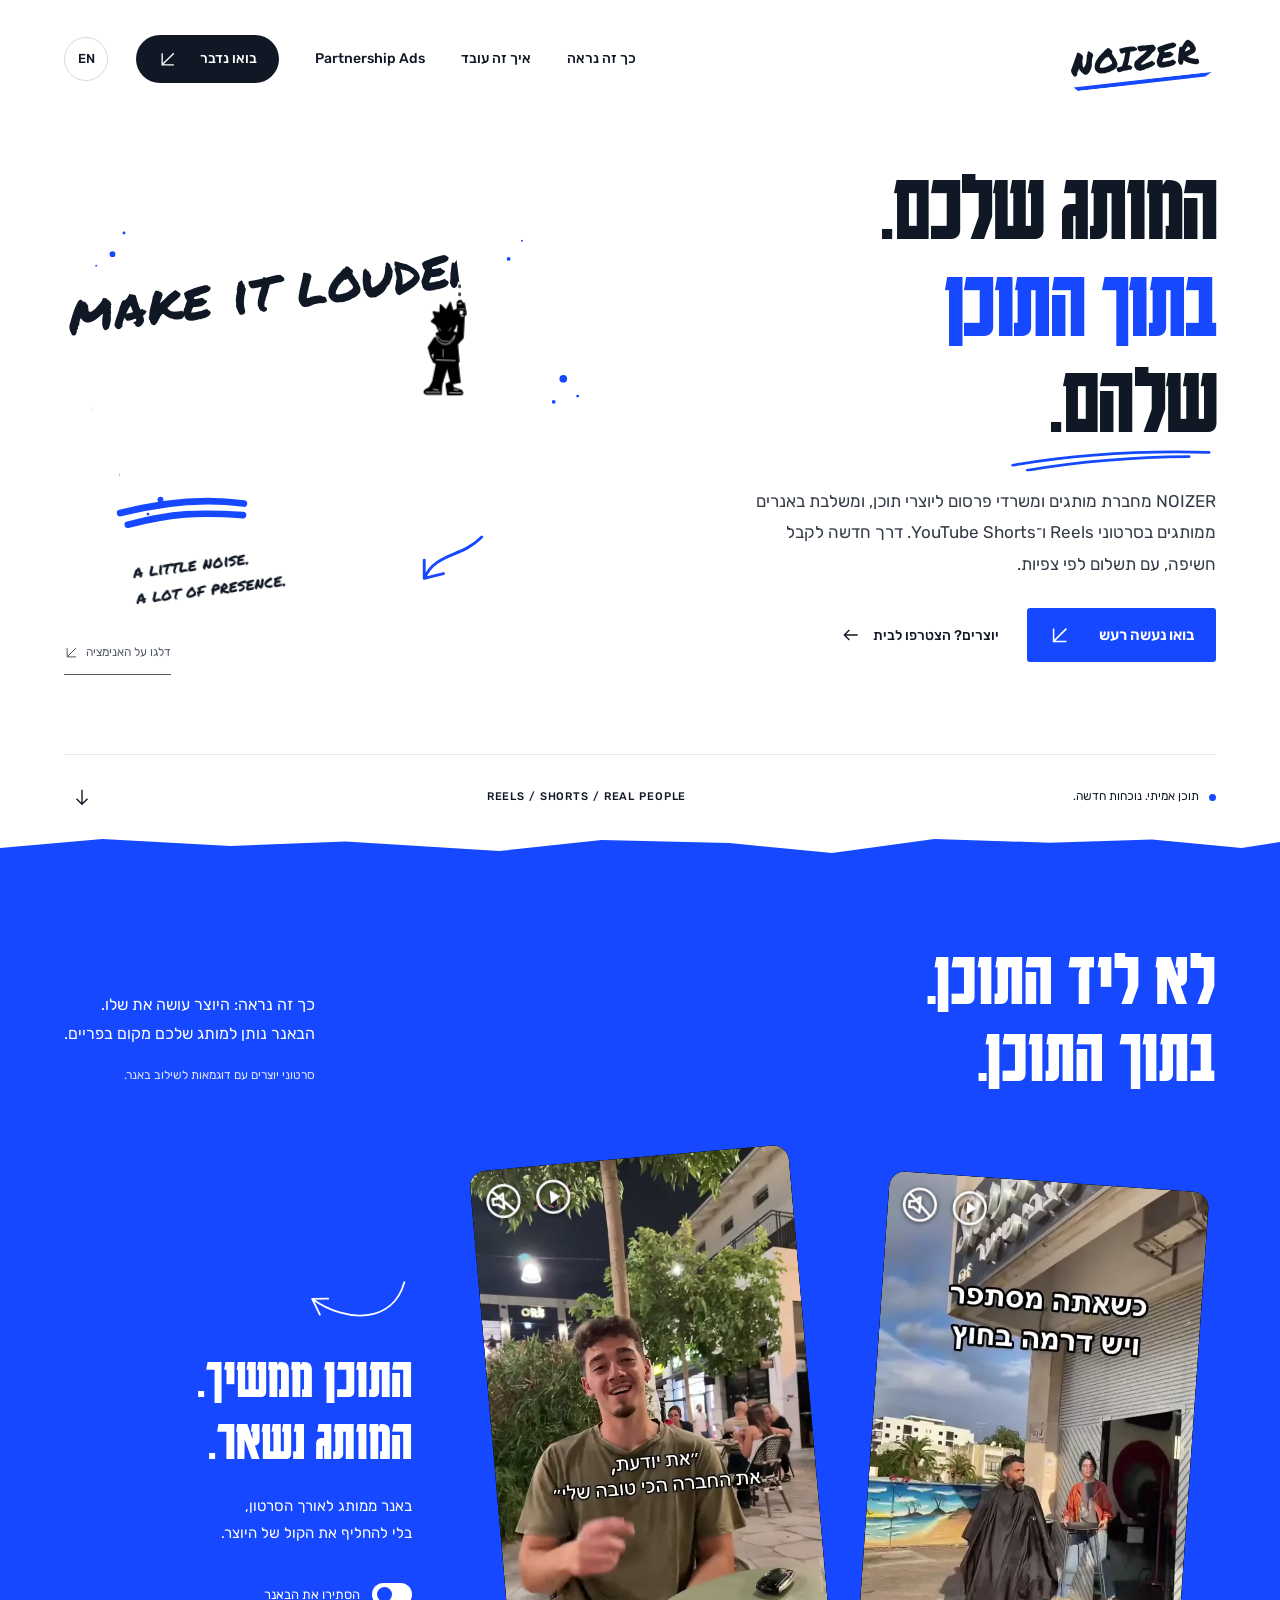
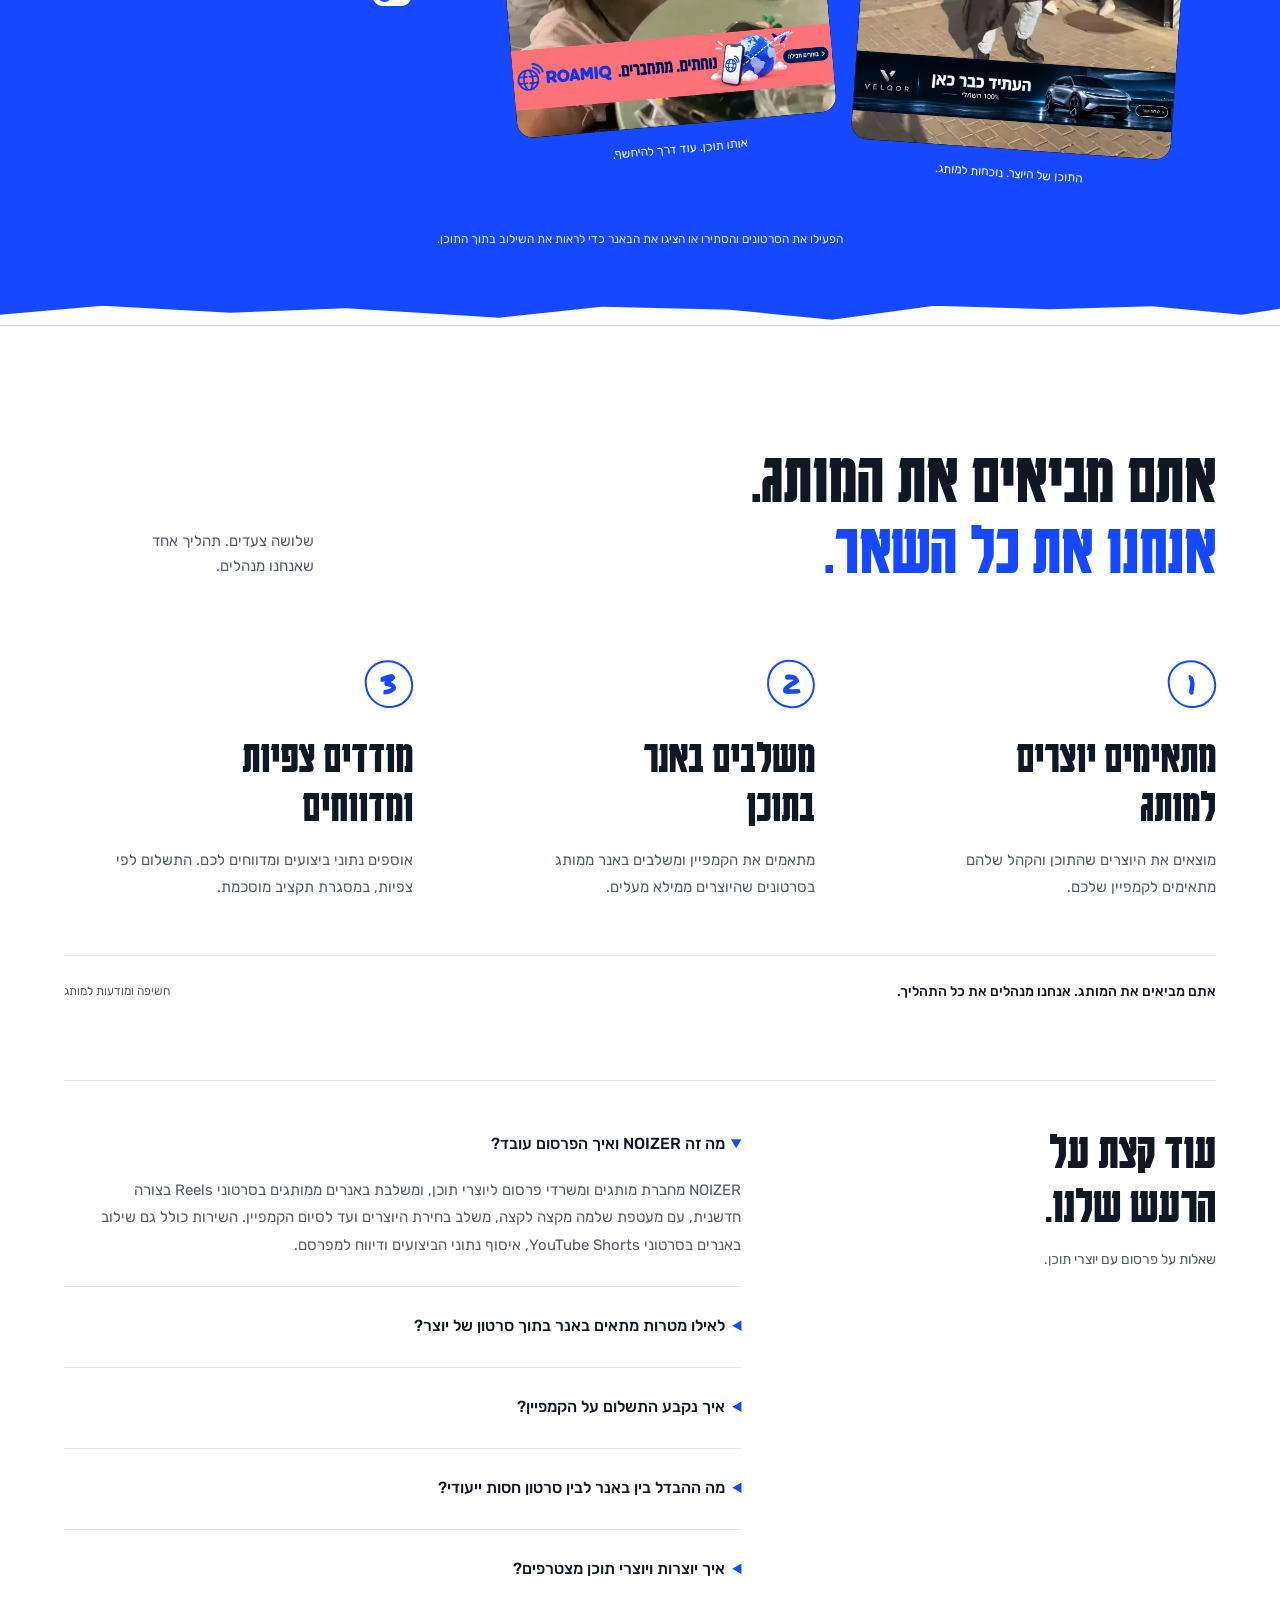
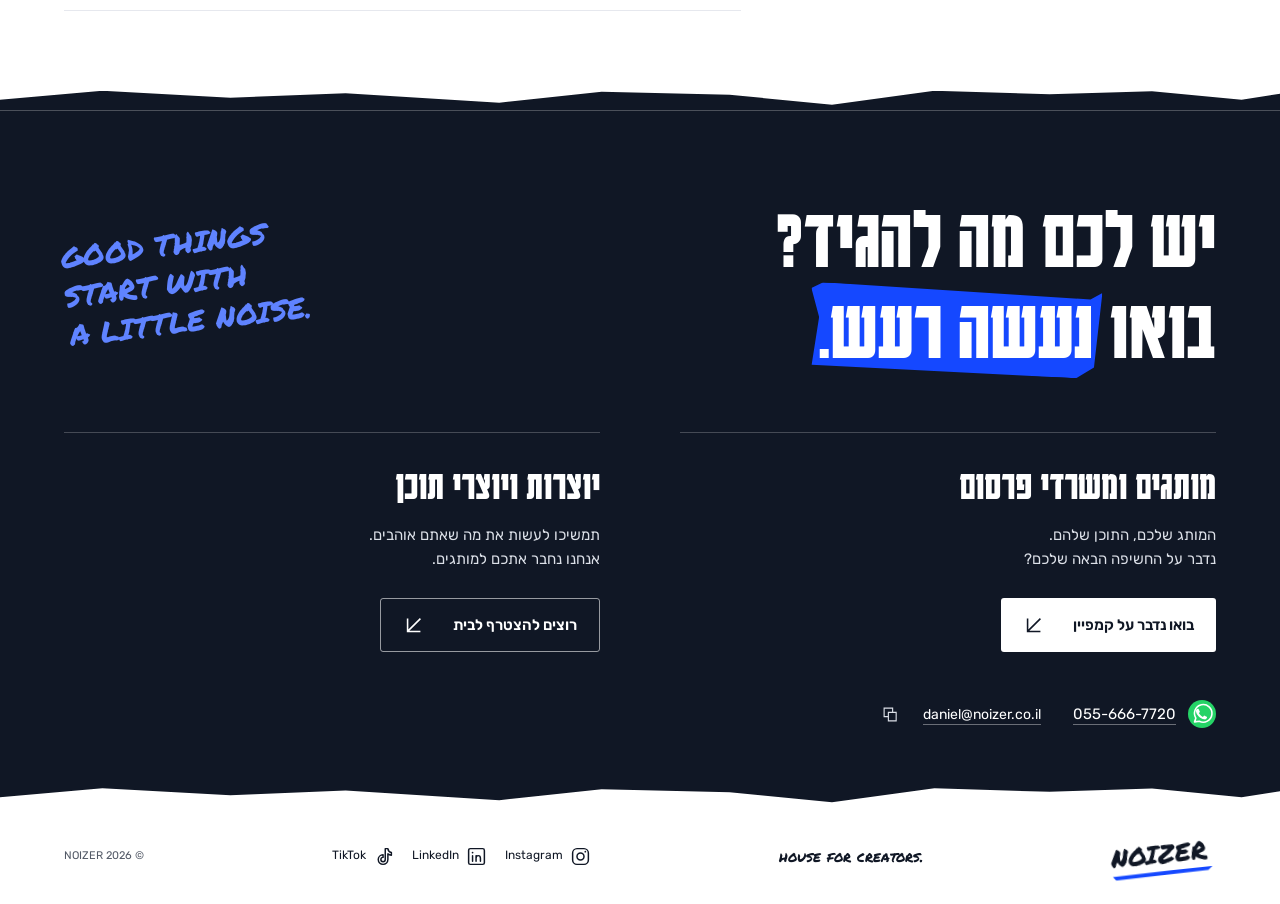
<file: index.html>
<!doctype html>
<html lang="he" dir="rtl">
<head>
  <meta charset="utf-8">
  <meta name="viewport" content="width=device-width, initial-scale=1">
  <meta name="theme-color" content="#1548ff">
  <title>NOIZER | באנרים ממותגים בסרטוני Reels ו־YouTube Shorts</title>
  <meta name="description" content="NOIZER מחברת מותגים ומשרדי פרסום ליוצרי תוכן, ומשלבת באנרים ממותגים בסרטוני Reels בצורה חדשנית, עם מעטפת שלמה מקצה לקצה, משלב בחירת היוצרים ועד לסיום הקמפיין.">
  <meta name="robots" content="index, follow, max-image-preview:large">
  <link rel="canonical" href="https://noizer.co.il/">
  <link rel="alternate" hreflang="he" href="https://noizer.co.il/">
  <link rel="alternate" hreflang="en" href="https://noizer.co.il/en/">
  <link rel="alternate" hreflang="x-default" href="https://noizer.co.il/">
  <meta property="og:type" content="website">
  <meta property="og:locale" content="he_IL">
  <meta property="og:locale:alternate" content="en_US">
  <meta property="og:site_name" content="NOIZER">
  <meta property="og:url" content="https://noizer.co.il/">
  <meta property="og:title" content="NOIZER | המותג שלכם. בתוך התוכן שלהם.">
  <meta property="og:description" content="באנרים ממותגים בתוך סרטוני Reels ו־YouTube Shorts של יוצרים. אנחנו מנהלים את הקמפיין. התשלום לפי צפיות.">
  <meta property="og:image" content="https://noizer.co.il/assets/noizer-share.png">
  <meta property="og:image:secure_url" content="https://noizer.co.il/assets/noizer-share.png">
  <meta property="og:image:type" content="image/png">
  <meta property="og:image:width" content="1200">
  <meta property="og:image:height" content="630">
  <meta property="og:image:alt" content="NOIZER — סימן המותג בשחור וכחול על רקע לבן">
  <meta name="twitter:card" content="summary_large_image">
  <meta name="twitter:image" content="https://noizer.co.il/assets/noizer-share.png">
  <meta name="twitter:image:alt" content="NOIZER — סימן המותג בשחור וכחול על רקע לבן">
  <link rel="icon" href="assets/favicon-96.png" type="image/png" sizes="96x96">
  <link rel="icon" href="assets/favicon.svg" type="image/svg+xml" sizes="any">
  <link rel="preload" href="assets/fonts/Karantina-Bold.ttf" as="font" type="font/ttf" crossorigin>
  <link rel="preload" href="assets/fonts/Rubik.ttf" as="font" type="font/ttf" crossorigin>
  <link rel="stylesheet" href="styles.css">
  <script src="app.js" defer></script>
  <script type="application/ld+json">
  {
    "@context": "https://schema.org",
    "@graph": [
      {
        "@type": "Organization",
        "@id": "https://noizer.co.il/#noizer",
        "name": "NOIZER",
        "url": "https://noizer.co.il/",
        "email": "daniel@noizer.co.il",
        "sameAs": [
          "https://www.instagram.com/noizer__media/",
          "https://www.linkedin.com/company/noizer/",
          "https://www.tiktok.com/@noizer_media"
        ],
        "telephone": "+972556667720",
        "description": "בית ליוצרי תוכן ועסק שמחבר ביניהם לבין מותגים ומשרדי פרסום, ומנהל קמפיינים של באנרים ממותגים בסרטוני Reels ו־YouTube Shorts."
      },
      {
        "@type": "Service",
        "@id": "https://noizer.co.il/#service",
        "url": "https://noizer.co.il/",
        "name": "שילוב באנרים ממותגים בסרטוני Reels ו־YouTube Shorts",
        "provider": {"@id": "https://noizer.co.il/#noizer"},
        "serviceType": "ניהול קמפיינים לחשיפה ומודעות למותג באמצעות יוצרי תוכן",
        "description": "התאמת יוצרים למותג, תיאום הקמפיין, שילוב באנרים בתוכן, איסוף נתוני צפיות ודיווח למפרסם. התשלום מבוסס על צפיות ובמסגרת תקציב מוסכמת."
      },
      {
        "@type": "WebSite",
        "@id": "https://noizer.co.il/#website",
        "name": "NOIZER",
        "url": "https://noizer.co.il/",
        "inLanguage": "he-IL",
        "publisher": {"@id": "https://noizer.co.il/#noizer"}
      }
    ]
  }
  </script>
</head>
<body>
  <a class="skip-link" href="#main">דלגו לתוכן</a>
  <header class="site-header shell">
    <a class="brand" href="#" aria-label="NOIZER — לראש העמוד"><span class="wordmark" lang="en" dir="ltr">NOIZER</span></a>
    <div class="header-actions">
      <nav aria-label="ניווט ראשי">
        <a href="#examples">כך זה נראה</a>
        <a href="#how-it-works">איך זה עובד</a>
        <a class="service-nav" href="/partnership-ads/" lang="en">Partnership Ads</a>
        <a class="nav-contact" href="#contact">בואו נדבר <svg class="inline-arrow" viewBox="0 0 24 24" aria-hidden="true"><path d="M19 5 5 19M5 5v14h14"/></svg></a>
      </nav>
      <a class="language-switch" href="/en/" lang="en" hreflang="en" aria-label="Switch to English">EN</a>
    </div>
  </header>

  <main id="main">
    <section class="hero shell" aria-labelledby="hero-title">
      <div class="hero-copy">
        <h1 id="hero-title">המותג שלכם. <br> <span class="blue">בתוך התוכן</span> <br> <span class="last-line">שלהם.<svg class="title-underline" viewBox="0 0 320 28" aria-hidden="true"><path d="M8 17 Q150 0 310 13 M30 26 Q150 12 279 18" /></svg></span></h1>
        <p class="hero-description">NOIZER מחברת מותגים ומשרדי פרסום ליוצרי תוכן, ומשלבת באנרים ממותגים בסרטוני <bdi lang="en">Reels</bdi> ו־<bdi lang="en">YouTube Shorts</bdi>. דרך חדשה לקבל חשיפה, עם תשלום לפי צפיות.</p>
        <div class="hero-actions">
          <a class="button button-blue" href="#brands">בואו נעשה רעש <svg viewBox="0 0 24 24" aria-hidden="true"><path d="M19 5 5 19M5 5v14h14"/></svg></a>
          <a class="creator-link" href="#creators">יוצרים? הצטרפו לבית <svg class="inline-arrow" viewBox="0 0 24 24" aria-hidden="true"><path d="M20 12H4m6-6-6 6 6 6"/></svg></a>
        </div>
      </div>

      <div class="spray-art" id="spray-art" dir="ltr" aria-label="make it louder. make it noizer. house for creators.">
        <div class="spray-wall" lang="en">
          <span class="spray-line spray-first">make it louder</span>
          <span class="spray-line spray-second">make it noizer</span>
          <span class="spray-line spray-third">house for creators</span>
        </div>
        <svg class="art-splashes" viewBox="0 0 540 490" aria-hidden="true">
          <g fill="currentColor"><circle cx="35" cy="70" r="3"/><circle cx="47" cy="48" r="1.5"/><circle cx="18" cy="82" r="1"/><circle cx="505" cy="200" r="4"/><circle cx="520" cy="218" r="1.5"/><circle cx="495" cy="224" r="2"/><circle cx="85" cy="326" r="3"/><circle cx="72" cy="341" r="1.5"/><circle cx="448" cy="75" r="2"/><circle cx="462" cy="56" r="1"/></g>
          <path d="M43 340c46-12 87-16 129-10M51 352c48-12 72-13 120-10" fill="none" stroke="currentColor" stroke-width="7" stroke-linecap="round"/>
          <path d="M420 365c-22 22-48 16-60 43m0 0 0-19m0 19 20-5" fill="none" stroke="currentColor" stroke-width="3" stroke-linecap="round"/>
        </svg>
        <svg class="paint-stream" aria-hidden="true"><path id="paint-trail" fill="none" stroke="#000" stroke-width="3" stroke-linecap="round" stroke-dasharray="1 7"/></svg>
        <svg class="spray-character" id="spray-character" viewBox="0 0 180 280" aria-hidden="true" focusable="false">
          <g stroke="#000" stroke-width="3.5" stroke-linecap="round" stroke-linejoin="round">
            <!-- Back view: small hoodie silhouette, no face. -->
            <g class="kid-leg-left">
              <path d="m76 175-13 63 23 7 20-62" fill="#000"/>
              <path d="m64 234-9 16-10 5c-6 4-5 11 2 12h39l1-25Z" fill="#000"/>
              <path d="M46 262h37m-18-8 13 2" stroke="#fff" stroke-width="2"/>
            </g>
            <g class="kid-leg-right">
              <path d="m98 179 15 61 23-5-7-63" fill="#000"/>
              <path d="m114 233 4 17 19 6c7 3 8 11 1 12h-35l-4-28Z" fill="#000"/>
              <path d="m108 263 31 1m-19-9 11 2" stroke="#fff" stroke-width="2"/>
            </g>
            <path d="m69 117-17 26 8 28 13-7-7-18 16-17" fill="#000"/>
            <path d="m59 162 4 15 12-4-3-14" fill="#fff"/>
            <path d="m113 121 16-15 5-53 13 1-3 64-22 24" fill="#000"/>
            <path d="m134 58-1-15 14-4 4 15-6 10" fill="#fff"/>
            <path d="m74 105-9 76c20 13 46 13 68 0l-7-76-25-9Z" fill="#000"/>
            <path d="M73 112c2 30 45 32 49-1M73 176l50 2" fill="none" stroke="#fff" stroke-width="2"/>
            <path d="m76 113 11 13 21 2 12-14M91 148v20" fill="none" stroke="#fff" stroke-width="1.5"/>
            <path d="M73 62c-2 23 4 43 26 46 23-3 30-22 25-47" fill="#000"/>
            <path d="m73 83-13-9 10-10-5-15 18 3 1-22 15 15 11-21 7 23 19-9-6 23 15 4-18 18-6-11-11 7-12-8-13 10Z" fill="#000"/>
            <path d="m79 91 6 8m28-8-6 8" fill="none" stroke="#fff" stroke-width="1.5"/>
            <!-- Can nozzle is at (135,25); JS uses that same anchor. -->
            <path d="m128 29 19-3 5 29-20 3Z" fill="#000"/>
            <path d="m132 43 15-2m-13 12 15-2" stroke="#fff" stroke-width="2"/>
            <path d="m130 29-1-6 11-2 3 6" fill="#fff"/>
            <path d="m133 25-1-5 7-1 1 5" fill="#000"/>
            <path d="m133 53 1-9 9-1 4 6-4 9" fill="#fff"/>
          </g>
        </svg>
        <span class="art-note" lang="en">a little noise. <br> a lot of presence.</span>
        <div class="animation-controls">
          <button class="skip-animation" id="skip-animation" type="button" hidden>דלגו על האנימציה <svg class="inline-arrow" viewBox="0 0 24 24" aria-hidden="true"><path d="M19 5 5 19M5 5v14h14"/></svg></button>
        </div>
      </div>
      <div class="hero-foot"><span><i aria-hidden="true"></i> תוכן אמיתי. נוכחות חדשה.</span><span dir="ltr" lang="en">REELS / SHORTS / REAL PEOPLE</span><a href="#examples" aria-label="המשיכו לדוגמאות"><svg viewBox="0 0 24 24" aria-hidden="true"><path d="M12 4v16m-6-6 6 6 6-6"/></svg></a></div>
    </section>

    <div class="section-transition white-to-blue" aria-hidden="true"></div>

    <section class="examples" id="examples" aria-labelledby="examples-title">
      <div class="shell">
        <div class="section-top">
          <h2 id="examples-title">לא ליד התוכן. <br> בתוך התוכן.</h2>
          <div class="section-intro"><p>כך זה נראה: היוצר עושה את שלו. <br> הבאנר נותן למותג שלכם מקום בפריים.</p><p class="demo-disclaimer">סרטוני יוצרים עם דוגמאות לשילוב באנר.</p></div>
        </div>
        <div class="example-composition">
          <figure class="demo-frame demo-one">
            <div class="demo-photo photo-one">
              <video class="creator-video" id="creator-one" width="576" height="1024" controls playsinline muted preload="none" poster="assets/examples/creator-one-poster.webp" aria-label="סרטון יוצר תוכן 1">
                <source src="assets/examples/creator-one.mp4" type="video/mp4">
                הדפדפן אינו תומך בניגון הסרטון. <a href="assets/examples/creator-one.mp4">פתחו את הסרטון</a>.
              </video>
            </div>
            <div class="video-controls" hidden>
              <button class="video-play" type="button" aria-controls="creator-one" aria-label="הפעילו סרטון 1" data-playing="false"><svg class="video-control-icon" viewBox="0 0 24 24" aria-hidden="true" focusable="false"><circle cx="12" cy="12" r="10.5"/><path class="play-mark" d="m10 7.5 6.5 4.5-6.5 4.5Z"/><path class="pause-mark" d="M9.5 8v8m5-8v8"/></svg></button>
              <button class="video-sound" type="button" aria-controls="creator-one" aria-label="הפעילו קול בסרטון 1" aria-pressed="false"><svg class="video-control-icon" viewBox="0 0 24 24" aria-hidden="true" focusable="false"><circle cx="12" cy="12" r="10.5"/><path d="M5 10h3l4-3v10l-4-3H5Z"/><path class="sound-waves" d="M15 9a4.5 4.5 0 0 1 0 6m2-8a7 7 0 0 1 0 10"/><path class="sound-slash" d="m5 5 14 14"/></svg></button>
            </div>
            <span class="video-status visually-hidden" role="status"></span>
            <div class="mock-banner real-banner banner-velqor"><img src="assets/examples/velqor-banner.png" width="2172" height="724" alt="VELQOR — העתיד כבר כאן. 100% חשמלי" loading="lazy" decoding="async"></div>
            <figcaption>התוכן של היוצר. נוכחות למותג.</figcaption>
          </figure>
          <figure class="demo-frame demo-two">
            <div class="demo-photo photo-two">
              <video class="creator-video" id="creator-two" width="576" height="1024" controls playsinline muted preload="none" poster="assets/examples/creator-two-poster.webp" aria-label="סרטון יוצר תוכן 2">
                <source src="assets/examples/creator-two.mp4" type="video/mp4">
                הדפדפן אינו תומך בניגון הסרטון. <a href="assets/examples/creator-two.mp4">פתחו את הסרטון</a>.
              </video>
            </div>
            <div class="video-controls" hidden>
              <button class="video-play" type="button" aria-controls="creator-two" aria-label="הפעילו סרטון 2" data-playing="false"><svg class="video-control-icon" viewBox="0 0 24 24" aria-hidden="true" focusable="false"><circle cx="12" cy="12" r="10.5"/><path class="play-mark" d="m10 7.5 6.5 4.5-6.5 4.5Z"/><path class="pause-mark" d="M9.5 8v8m5-8v8"/></svg></button>
              <button class="video-sound" type="button" aria-controls="creator-two" aria-label="הפעילו קול בסרטון 2" aria-pressed="false"><svg class="video-control-icon" viewBox="0 0 24 24" aria-hidden="true" focusable="false"><circle cx="12" cy="12" r="10.5"/><path d="M5 10h3l4-3v10l-4-3H5Z"/><path class="sound-waves" d="M15 9a4.5 4.5 0 0 1 0 6m2-8a7 7 0 0 1 0 10"/><path class="sound-slash" d="m5 5 14 14"/></svg></button>
            </div>
            <span class="video-status visually-hidden" role="status"></span>
            <div class="mock-banner real-banner banner-roamiq"><img src="assets/examples/roamiq-banner.png" width="2172" height="724" alt="ROAMIQ — נוחתים. מתחברים. בוחרים חבילה" loading="lazy" decoding="async"></div>
            <figcaption>אותו תוכן. עוד דרך להיחשף.</figcaption>
          </figure>
          <div class="example-explainer">
            <svg class="hand-arrow" viewBox="0 0 160 90" aria-hidden="true"><path d="M145 12c-7 59-70 69-123 43m0 0 22-4M22 55l14 20"/></svg>
            <h3>התוכן ממשיך. <br> המותג נשאר.</h3>
            <p>באנר ממותג לאורך הסרטון, <br> בלי להחליף את הקול של היוצר.</p>
            <button class="banner-toggle" id="banner-toggle" type="button" aria-pressed="true" hidden><span class="toggle-track" aria-hidden="true"><span></span></span><span id="toggle-label">הסתירו את הבאנר</span></button>
            <span class="toggle-status" id="toggle-status" role="status"></span>
          </div>
        </div>
        <p class="examples-note">הפעילו את הסרטונים והסתירו או הציגו את הבאנר כדי לראות את השילוב בתוך התוכן.</p>
      </div>
    </section>

    <div class="section-transition blue-to-white" aria-hidden="true"></div>

    <section class="how shell" id="how-it-works" aria-labelledby="how-title">
      <div class="how-heading"><h2 id="how-title">אתם מביאים את המותג. <br> <span class="blue">אנחנו את כל השאר.</span></h2><p>שלושה צעדים. תהליך אחד שאנחנו מנהלים.</p></div>
      <ol class="steps">
        <li><span class="step-number" aria-hidden="true">1</span><h3>מתאימים יוצרים <br> למותג</h3><p>מוצאים את היוצרים שהתוכן והקהל שלהם מתאימים לקמפיין שלכם.</p></li>
        <li><span class="step-number" aria-hidden="true">2</span><h3>משלבים באנר <br> בתוכן</h3><p>מתאמים את הקמפיין ומשלבים באנר ממותג בסרטונים שהיוצרים ממילא מעלים.</p></li>
        <li><span class="step-number" aria-hidden="true">3</span><h3>מודדים צפיות <br> ומדווחים</h3><p>אוספים נתוני ביצועים ומדווחים לכם. התשלום לפי צפיות, במסגרת תקציב מוסכמת.</p></li>
      </ol>
      <div class="how-bottom"><p>אתם מביאים את המותג. אנחנו מנהלים את כל התהליך.</p><span>חשיפה ומודעות למותג</span></div>
      <div class="service-faq" aria-labelledby="faq-title">
        <div class="faq-heading"><h3 id="faq-title">עוד קצת על <br> הרעש שלנו.</h3><p>שאלות על פרסום עם יוצרי תוכן.</p></div>
        <div class="faq-answers">
          <details open>
            <summary>מה זה NOIZER ואיך הפרסום עובד?</summary>
            <p>NOIZER מחברת מותגים ומשרדי פרסום ליוצרי תוכן, ומשלבת באנרים ממותגים בסרטוני Reels בצורה חדשנית, עם מעטפת שלמה מקצה לקצה, משלב בחירת היוצרים ועד לסיום הקמפיין. השירות כולל גם שילוב באנרים בסרטוני YouTube Shorts, איסוף נתוני הביצועים ודיווח למפרסם.</p>
          </details>
          <details>
            <summary>לאילו מטרות מתאים באנר בתוך סרטון של יוצר?</summary>
            <p>הפורמט מתאים לקמפיינים של חשיפה ומודעות למותג, כולל תקציבי Upper Funnel. המותג מקבל נוכחות בתוך התוכן של היוצר. לא מדובר בהבטחה למכירות או להמרות.</p>
          </details>
          <details>
            <summary>איך נקבע התשלום על הקמפיין?</summary>
            <p>התשלום מבוסס על צפיות ובמסגרת תקציב שמוסכם מראש. NOIZER אוספת את נתוני הביצועים ומדווחת למפרסם כחלק מניהול הקמפיין.</p>
          </details>
          <details>
            <summary>מה ההבדל בין באנר לבין סרטון חסות ייעודי?</summary>
            <p>בפורמט של NOIZER הבאנר משולב בסרטון שהיוצר ממילא מתכנן להעלות. היוצר ממשיך ליצור בסגנון שלו, והמותג מקבל נוכחות בפריים. השירות הוא ניהול קמפיינים, ולא מערכת אוטומטית שמפרסמים מפעילים בעצמם.</p>
          </details>
          <details>
            <summary>איך יוצרות ויוצרי תוכן מצטרפים?</summary>
            <p>פונים דרך <a href="#creators">מסלול היוצרים</a> עם קישור לפרופיל וקצת על התוכן. NOIZER בוחנת התאמה לקמפיינים ולמותגים; אין באתר הרשמה אוטומטית למערכת.</p>
          </details>
        </div>
      </div>
    </section>

    <div class="section-transition white-to-ink" aria-hidden="true"></div>

    <section class="contact" id="contact" aria-labelledby="contact-title">
      <div class="shell">
        <div class="contact-heading"><h2 id="contact-title">יש לכם מה להגיד? <br> בואו <span class="paint-word">נעשה רעש.</span></h2><span class="contact-slogan" lang="en" dir="ltr">GOOD THINGS <br> START WITH <br> A LITTLE NOISE.</span></div>
        <div class="contact-paths">
          <article id="brands"><h3>מותגים ומשרדי פרסום</h3><p>המותג שלכם, התוכן שלהם. <br> נדבר על החשיפה הבאה שלכם?</p><a class="button button-white" data-contact="brands" href="mailto:daniel@noizer.co.il?subject=NOIZER%20%E2%80%94%20%D7%A4%D7%A0%D7%99%D7%99%D7%94%20%D7%9E%D7%9E%D7%95%D7%AA%D7%92%20%D7%90%D7%95%20%D7%9E%D7%A9%D7%A8%D7%93%20%D7%A4%D7%A8%D7%A1%D7%95%D7%9D">בואו נדבר על קמפיין <svg viewBox="0 0 24 24" aria-hidden="true"><path d="M19 5 5 19M5 5v14h14"/></svg></a></article>
          <article id="creators"><h3>יוצרות ויוצרי תוכן</h3><p>תמשיכו לעשות את מה שאתם אוהבים. <br> אנחנו נחבר אתכם למותגים.</p><a class="button button-outline" data-contact="creators" href="mailto:daniel@noizer.co.il?subject=NOIZER%20%E2%80%94%20%D7%94%D7%A6%D7%98%D7%A8%D7%A4%D7%95%D7%AA%20%D7%99%D7%95%D7%A6%D7%A8%20%D7%AA%D7%95%D7%9B%D7%9F">רוצים להצטרף לבית <svg viewBox="0 0 24 24" aria-hidden="true"><path d="M19 5 5 19M5 5v14h14"/></svg></a></article>
        </div>
        <div class="direct-contact">
          <a class="phone-link" href="https://wa.me/972556667720" target="_blank" rel="noopener noreferrer" aria-label="פתיחת שיחת WhatsApp למספר 0556667720 בחלון חדש"><svg class="whatsapp-icon" viewBox="0 0 32 32" aria-hidden="true"><circle cx="16" cy="16" r="16" fill="#25d366"/><path d="M7.5 25 9 20.7a10 10 0 1 1 3.9 3.5L7.5 25Z" fill="none" stroke="#fff" stroke-width="1.8" stroke-linejoin="round"/><path d="m12 10 1.7 3.6-1.3 1.3c1.2 2.1 2.6 3.5 4.7 4.5l1.3-1.6 3.4 1.6c-.2 2-1.6 3.1-3.3 2.7-4.8-1.2-8.6-5.1-9.3-8.8-.3-1.5.5-3 1.5-3.3H12Z" fill="#fff"/></svg><span dir="ltr">055-666-7720</span></a>
        <div class="email-line"><a href="mailto:daniel@noizer.co.il" dir="ltr">daniel@noizer.co.il</a><button id="copy-email" type="button" aria-label="העתקת כתובת הדוא״ל" hidden><svg viewBox="0 0 24 24" aria-hidden="true"><path d="M9 9h11v12H9zM15 9V3H3v12h6"/></svg></button><span id="copy-status" role="status"></span></div>
        </div>
      </div>
    </section>
  </main>
  <div class="section-transition ink-to-white" aria-hidden="true"></div>
  <footer class="site-footer shell">
    <a href="#" class="footer-brand" aria-label="NOIZER — חזרה למעלה"><span class="wordmark" lang="en" dir="ltr">NOIZER</span></a>
    <span lang="en" dir="ltr">house for creators.</span>
    <nav class="footer-socials" aria-label="NOIZER ברשתות החברתיות">
      <a href="https://www.instagram.com/noizer__media/" target="_blank" rel="noopener noreferrer" aria-label="NOIZER באינסטגרם — נפתח בחלון חדש"><svg viewBox="0 0 24 24" aria-hidden="true"><rect x="3" y="3" width="18" height="18" rx="5"/><circle cx="12" cy="12" r="4"/><circle class="social-dot" cx="17.5" cy="6.5" r="1"/></svg><span lang="en" dir="ltr">Instagram</span></a>
      <a href="https://www.linkedin.com/company/noizer/" target="_blank" rel="noopener noreferrer" aria-label="NOIZER בלינקדאין — נפתח בחלון חדש"><svg viewBox="0 0 24 24" aria-hidden="true"><rect x="3" y="3" width="18" height="18" rx="2"/><circle class="social-dot" cx="7.5" cy="7.5" r="1"/><path d="M7.5 11v6.5M11.5 17.5V11m0 3c0-4 5-4 5 0v3.5"/></svg><span lang="en" dir="ltr">LinkedIn</span></a>
      <a href="https://www.tiktok.com/@noizer_media" target="_blank" rel="noopener noreferrer" aria-label="NOIZER בטיקטוק — נפתח בחלון חדש"><svg viewBox="0 0 24 24" aria-hidden="true"><path d="M14 3h3c.3 2.5 1.7 4 4 4.5v3c-1.6-.1-3-.6-4-1.5v6.5a5.5 5.5 0 1 1-5.5-5.5v3a2.5 2.5 0 1 0 2.5 2.5Z"/></svg><span lang="en" dir="ltr">TikTok</span></a>
    </nav>
    <span class="footer-copyright">© <span id="year">2026</span> NOIZER</span>
  </footer>
</body>
</html>
</file>
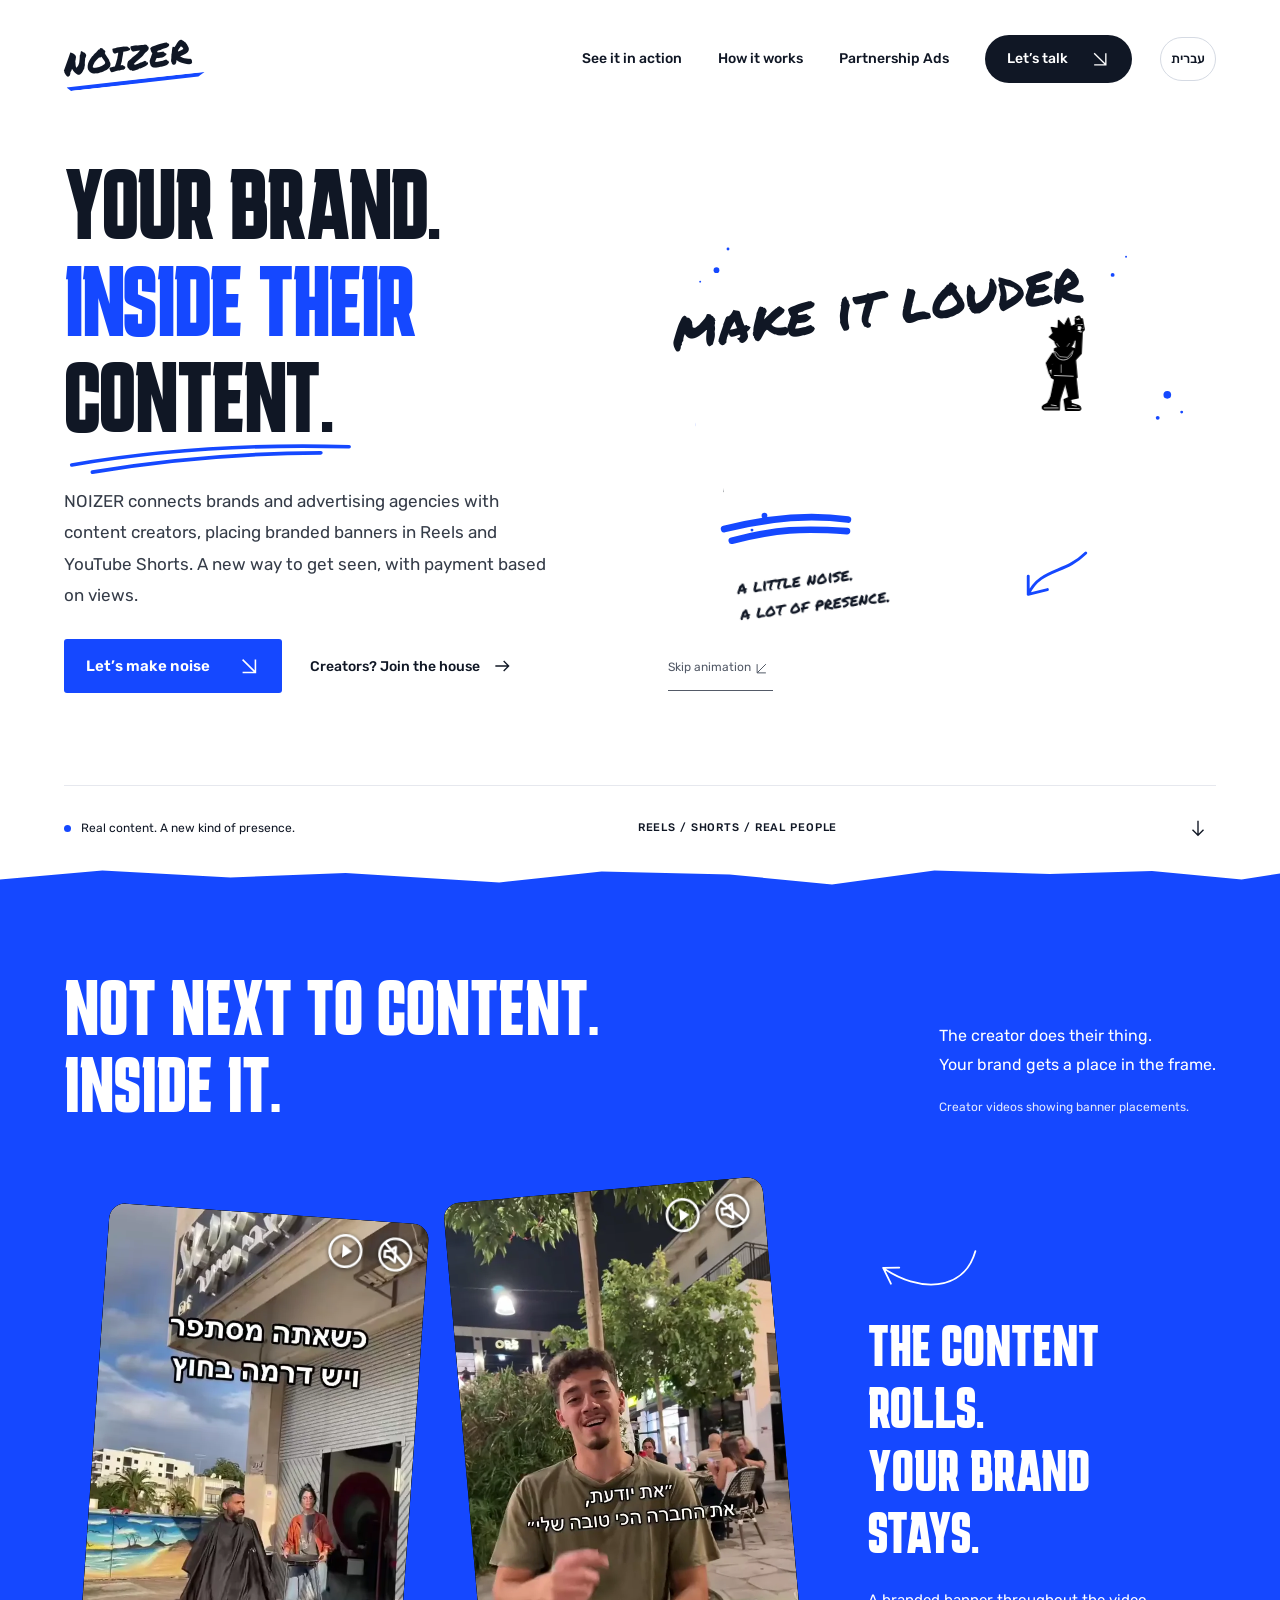
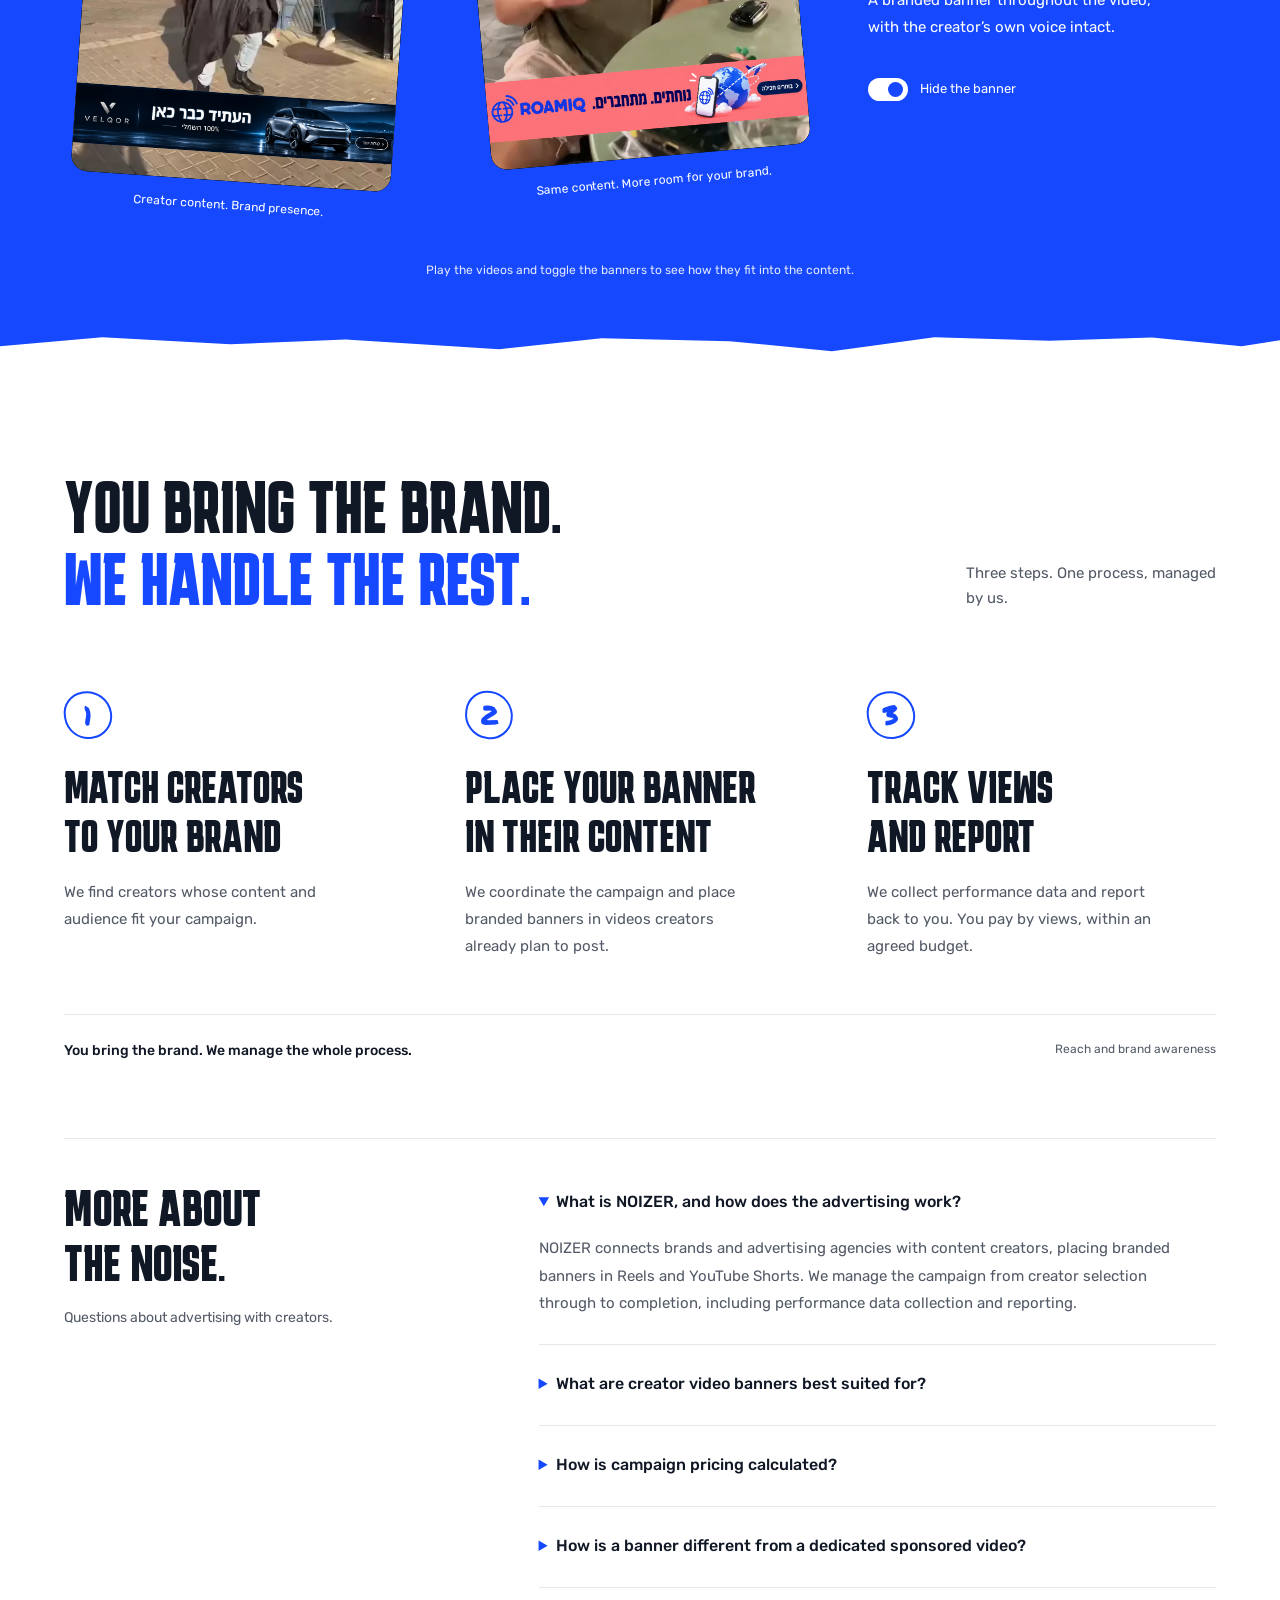
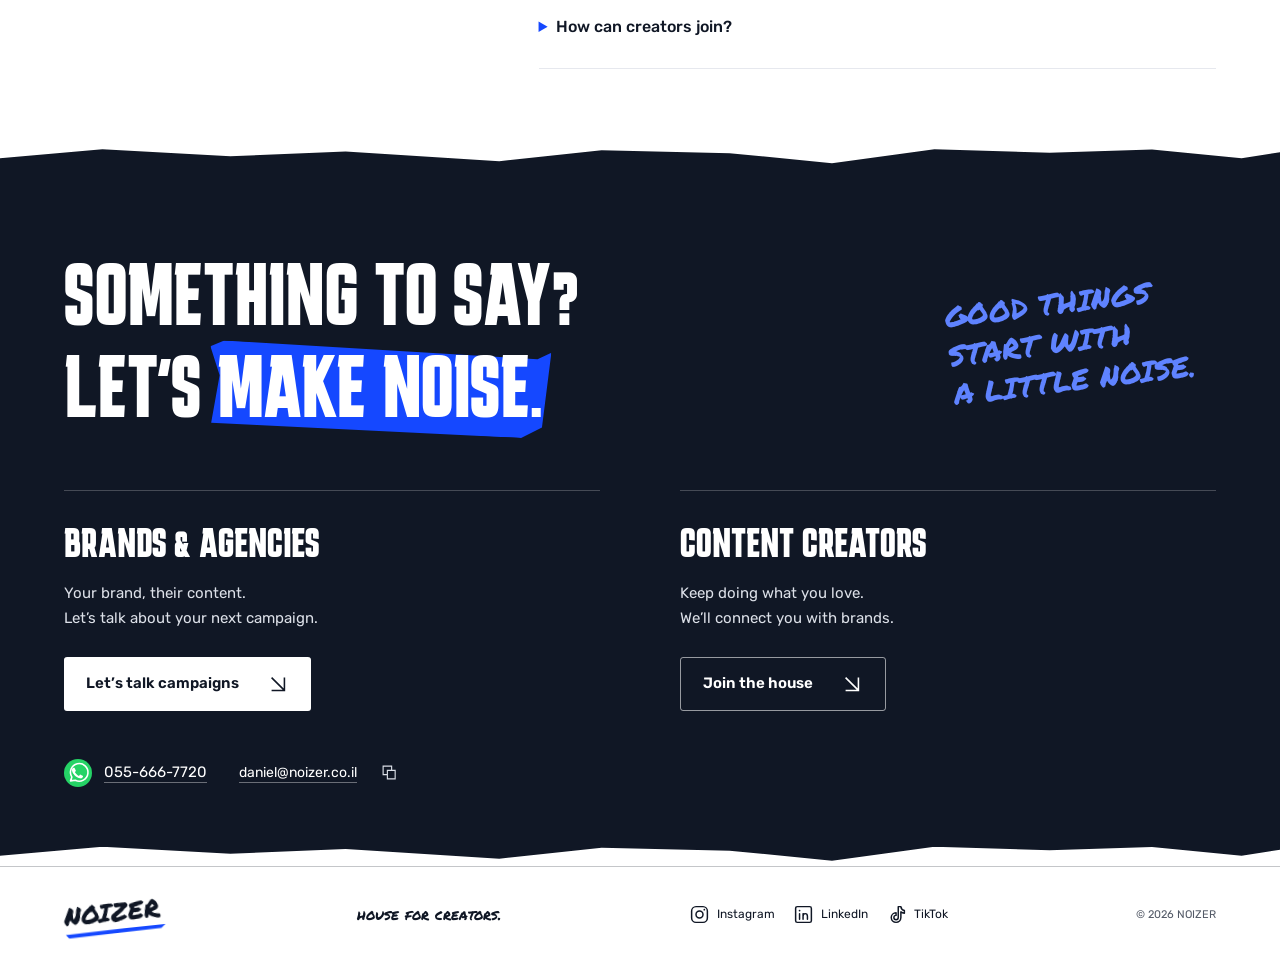
<file: en/index.html>
<!doctype html>
<html lang="en" dir="ltr">
<head>
  <meta charset="utf-8">
  <meta name="viewport" content="width=device-width, initial-scale=1">
  <meta name="theme-color" content="#1548ff">
  <title>NOIZER | Branded banners in Reels and YouTube Shorts</title>
  <meta name="description" content="NOIZER connects brands and advertising agencies with content creators through branded banners in Reels and YouTube Shorts. We manage every step, from creator selection to campaign reporting.">
  <meta name="robots" content="index, follow, max-image-preview:large">
  <link rel="canonical" href="https://noizer.co.il/en/">
  <link rel="alternate" hreflang="he" href="https://noizer.co.il/">
  <link rel="alternate" hreflang="en" href="https://noizer.co.il/en/">
  <link rel="alternate" hreflang="x-default" href="https://noizer.co.il/">
  <meta property="og:type" content="website">
  <meta property="og:locale" content="en_US">
  <meta property="og:locale:alternate" content="he_IL">
  <meta property="og:site_name" content="NOIZER">
  <meta property="og:url" content="https://noizer.co.il/en/">
  <meta property="og:title" content="NOIZER | Your brand. Inside their content.">
  <meta property="og:description" content="Branded banners inside creators’ Reels and YouTube Shorts. We manage the campaign. You pay by views.">
  <meta property="og:image" content="https://noizer.co.il/assets/noizer-share.png">
  <meta property="og:image:secure_url" content="https://noizer.co.il/assets/noizer-share.png">
  <meta property="og:image:type" content="image/png">
  <meta property="og:image:width" content="1200">
  <meta property="og:image:height" content="630">
  <meta property="og:image:alt" content="NOIZER wordmark in black and blue on white">
  <meta name="twitter:card" content="summary_large_image">
  <meta name="twitter:image" content="https://noizer.co.il/assets/noizer-share.png">
  <meta name="twitter:image:alt" content="NOIZER wordmark in black and blue on white">
  <link rel="icon" href="/assets/favicon-96.png" type="image/png" sizes="96x96">
  <link rel="icon" href="/assets/favicon.svg" type="image/svg+xml" sizes="any">
  <link rel="preload" href="/assets/fonts/Karantina-Bold.ttf" as="font" type="font/ttf" crossorigin>
  <link rel="preload" href="/assets/fonts/Rubik.ttf" as="font" type="font/ttf" crossorigin>
  <link rel="stylesheet" href="/styles.css">
  <script src="/app.js" defer></script>
  <script type="application/ld+json">
  {
    "@context": "https://schema.org",
    "@graph": [
      {
        "@type": "Organization",
        "@id": "https://noizer.co.il/#noizer",
        "name": "NOIZER",
        "url": "https://noizer.co.il/",
        "email": "daniel@noizer.co.il",
        "sameAs": [
          "https://www.instagram.com/noizer__media/",
          "https://www.linkedin.com/company/noizer/",
          "https://www.tiktok.com/@noizer_media"
        ],
        "telephone": "+972556667720",
        "description": "A home for content creators, connecting them with brands and advertising agencies and managing branded banner campaigns in Reels and YouTube Shorts."
      },
      {
        "@type": "Service",
        "@id": "https://noizer.co.il/en/#service",
        "url": "https://noizer.co.il/en/",
        "name": "Branded banner placements in Reels and YouTube Shorts",
        "provider": {
          "@id": "https://noizer.co.il/#noizer"
        },
        "serviceType": "Creator campaign management for reach and brand awareness",
        "description": "Creator matching, campaign coordination, banner placement, view tracking and advertiser reporting. Payment is based on views within an agreed budget."
      },
      {
        "@type": "WebSite",
        "@id": "https://noizer.co.il/en/#website",
        "name": "NOIZER",
        "url": "https://noizer.co.il/en/",
        "inLanguage": "en",
        "publisher": {
          "@id": "https://noizer.co.il/#noizer"
        }
      }
    ]
  }
  </script>
</head>
<body>
  <a class="skip-link" href="#main">Skip to content</a>
  <header class="site-header shell">
    <a class="brand" href="#" aria-label="NOIZER — back to top"><span class="wordmark" lang="en" dir="ltr">NOIZER</span></a>
    <div class="header-actions">
      <nav aria-label="Main navigation">
        <a href="#examples">See it in action</a>
        <a href="#how-it-works">How it works</a>
        <a class="service-nav" href="/en/partnership-ads/" lang="en">Partnership Ads</a>
        <a class="nav-contact" href="#contact">Let’s talk <svg class="inline-arrow" viewBox="0 0 24 24" aria-hidden="true"><path d="M19 5 5 19M5 5v14h14"/></svg></a>
      </nav>
      <a class="language-switch" href="/" lang="he" hreflang="he" dir="rtl" aria-label="Switch to Hebrew">עברית</a>
    </div>
  </header>

  <main id="main">
    <section class="hero shell" aria-labelledby="hero-title">
      <div class="hero-copy">
        <h1 id="hero-title">Your brand. <br> <span class="blue">Inside their</span> <br> <span class="last-line">content.<svg class="title-underline" viewBox="0 0 320 28" aria-hidden="true"><path d="M8 17 Q150 0 310 13 M30 26 Q150 12 279 18" /></svg></span></h1>
        <p class="hero-description">NOIZER connects brands and advertising agencies with content creators, placing branded banners in <bdi lang="en">Reels</bdi> and <bdi lang="en">YouTube Shorts</bdi>. A new way to get seen, with payment based on views.</p>
        <div class="hero-actions">
          <a class="button button-blue" href="#brands">Let’s make noise <svg viewBox="0 0 24 24" aria-hidden="true"><path d="M19 5 5 19M5 5v14h14"/></svg></a>
          <a class="creator-link" href="#creators">Creators? Join the house <svg class="inline-arrow" viewBox="0 0 24 24" aria-hidden="true"><path d="M20 12H4m6-6-6 6 6 6"/></svg></a>
        </div>
      </div>

      <div class="spray-art" id="spray-art" dir="ltr" aria-label="make it louder. make it noizer. house for creators.">
        <div class="spray-wall" lang="en">
          <span class="spray-line spray-first">make it louder</span>
          <span class="spray-line spray-second">make it noizer</span>
          <span class="spray-line spray-third">house for creators</span>
        </div>
        <svg class="art-splashes" viewBox="0 0 540 490" aria-hidden="true">
          <g fill="currentColor"><circle cx="35" cy="70" r="3"/><circle cx="47" cy="48" r="1.5"/><circle cx="18" cy="82" r="1"/><circle cx="505" cy="200" r="4"/><circle cx="520" cy="218" r="1.5"/><circle cx="495" cy="224" r="2"/><circle cx="85" cy="326" r="3"/><circle cx="72" cy="341" r="1.5"/><circle cx="448" cy="75" r="2"/><circle cx="462" cy="56" r="1"/></g>
          <path d="M43 340c46-12 87-16 129-10M51 352c48-12 72-13 120-10" fill="none" stroke="currentColor" stroke-width="7" stroke-linecap="round"/>
          <path d="M420 365c-22 22-48 16-60 43m0 0 0-19m0 19 20-5" fill="none" stroke="currentColor" stroke-width="3" stroke-linecap="round"/>
        </svg>
        <svg class="paint-stream" aria-hidden="true"><path id="paint-trail" fill="none" stroke="#000" stroke-width="3" stroke-linecap="round" stroke-dasharray="1 7"/></svg>
        <svg class="spray-character" id="spray-character" viewBox="0 0 180 280" aria-hidden="true" focusable="false">
          <g stroke="#000" stroke-width="3.5" stroke-linecap="round" stroke-linejoin="round">
            <!-- Back view: small hoodie silhouette, no face. -->
            <g class="kid-leg-left">
              <path d="m76 175-13 63 23 7 20-62" fill="#000"/>
              <path d="m64 234-9 16-10 5c-6 4-5 11 2 12h39l1-25Z" fill="#000"/>
              <path d="M46 262h37m-18-8 13 2" stroke="#fff" stroke-width="2"/>
            </g>
            <g class="kid-leg-right">
              <path d="m98 179 15 61 23-5-7-63" fill="#000"/>
              <path d="m114 233 4 17 19 6c7 3 8 11 1 12h-35l-4-28Z" fill="#000"/>
              <path d="m108 263 31 1m-19-9 11 2" stroke="#fff" stroke-width="2"/>
            </g>
            <path d="m69 117-17 26 8 28 13-7-7-18 16-17" fill="#000"/>
            <path d="m59 162 4 15 12-4-3-14" fill="#fff"/>
            <path d="m113 121 16-15 5-53 13 1-3 64-22 24" fill="#000"/>
            <path d="m134 58-1-15 14-4 4 15-6 10" fill="#fff"/>
            <path d="m74 105-9 76c20 13 46 13 68 0l-7-76-25-9Z" fill="#000"/>
            <path d="M73 112c2 30 45 32 49-1M73 176l50 2" fill="none" stroke="#fff" stroke-width="2"/>
            <path d="m76 113 11 13 21 2 12-14M91 148v20" fill="none" stroke="#fff" stroke-width="1.5"/>
            <path d="M73 62c-2 23 4 43 26 46 23-3 30-22 25-47" fill="#000"/>
            <path d="m73 83-13-9 10-10-5-15 18 3 1-22 15 15 11-21 7 23 19-9-6 23 15 4-18 18-6-11-11 7-12-8-13 10Z" fill="#000"/>
            <path d="m79 91 6 8m28-8-6 8" fill="none" stroke="#fff" stroke-width="1.5"/>
            <!-- Can nozzle is at (135,25); JS uses that same anchor. -->
            <path d="m128 29 19-3 5 29-20 3Z" fill="#000"/>
            <path d="m132 43 15-2m-13 12 15-2" stroke="#fff" stroke-width="2"/>
            <path d="m130 29-1-6 11-2 3 6" fill="#fff"/>
            <path d="m133 25-1-5 7-1 1 5" fill="#000"/>
            <path d="m133 53 1-9 9-1 4 6-4 9" fill="#fff"/>
          </g>
        </svg>
        <span class="art-note" lang="en">a little noise. <br> a lot of presence.</span>
        <div class="animation-controls">
          <button class="skip-animation" id="skip-animation" type="button" hidden>Skip animation <svg class="inline-arrow" viewBox="0 0 24 24" aria-hidden="true"><path d="M19 5 5 19M5 5v14h14"/></svg></button>
        </div>
      </div>
      <div class="hero-foot"><span><i aria-hidden="true"></i> Real content. A new kind of presence.</span><span dir="ltr" lang="en">REELS / SHORTS / REAL PEOPLE</span><a href="#examples" aria-label="Explore the examples"><svg viewBox="0 0 24 24" aria-hidden="true"><path d="M12 4v16m-6-6 6 6 6-6"/></svg></a></div>
    </section>

    <div class="section-transition white-to-blue" aria-hidden="true"></div>

    <section class="examples" id="examples" aria-labelledby="examples-title">
      <div class="shell">
        <div class="section-top">
          <h2 id="examples-title">Not next to content. <br> Inside it.</h2>
          <div class="section-intro"><p>The creator does their thing. <br> Your brand gets a place in the frame.</p><p class="demo-disclaimer">Creator videos showing banner placements.</p></div>
        </div>
        <div class="example-composition">
          <figure class="demo-frame demo-one">
            <div class="demo-photo photo-one">
              <video class="creator-video" id="creator-one" width="576" height="1024" controls playsinline muted preload="none" poster="/assets/examples/creator-one-poster.webp" aria-label="Creator video 1">
                <source src="/assets/examples/creator-one.mp4" type="video/mp4">
                Your browser does not support video playback. <a href="/assets/examples/creator-one.mp4">Open the video</a>.
              </video>
            </div>
            <div class="video-controls" hidden>
              <button class="video-play" type="button" aria-controls="creator-one" aria-label="Play video 1" data-playing="false"><svg class="video-control-icon" viewBox="0 0 24 24" aria-hidden="true" focusable="false"><circle cx="12" cy="12" r="10.5"/><path class="play-mark" d="m10 7.5 6.5 4.5-6.5 4.5Z"/><path class="pause-mark" d="M9.5 8v8m5-8v8"/></svg></button>
              <button class="video-sound" type="button" aria-controls="creator-one" aria-label="Unmute video 1" aria-pressed="false"><svg class="video-control-icon" viewBox="0 0 24 24" aria-hidden="true" focusable="false"><circle cx="12" cy="12" r="10.5"/><path d="M5 10h3l4-3v10l-4-3H5Z"/><path class="sound-waves" d="M15 9a4.5 4.5 0 0 1 0 6m2-8a7 7 0 0 1 0 10"/><path class="sound-slash" d="m5 5 14 14"/></svg></button>
            </div>
            <span class="video-status visually-hidden" role="status"></span>
            <div class="mock-banner real-banner banner-velqor"><img src="/assets/examples/velqor-banner.png" width="2172" height="724" alt="VELQOR — the future is here. 100% electric" loading="lazy" decoding="async"></div>
            <figcaption>Creator content. Brand presence.</figcaption>
          </figure>
          <figure class="demo-frame demo-two">
            <div class="demo-photo photo-two">
              <video class="creator-video" id="creator-two" width="576" height="1024" controls playsinline muted preload="none" poster="/assets/examples/creator-two-poster.webp" aria-label="Creator video 2">
                <source src="/assets/examples/creator-two.mp4" type="video/mp4">
                Your browser does not support video playback. <a href="/assets/examples/creator-two.mp4">Open the video</a>.
              </video>
            </div>
            <div class="video-controls" hidden>
              <button class="video-play" type="button" aria-controls="creator-two" aria-label="Play video 2" data-playing="false"><svg class="video-control-icon" viewBox="0 0 24 24" aria-hidden="true" focusable="false"><circle cx="12" cy="12" r="10.5"/><path class="play-mark" d="m10 7.5 6.5 4.5-6.5 4.5Z"/><path class="pause-mark" d="M9.5 8v8m5-8v8"/></svg></button>
              <button class="video-sound" type="button" aria-controls="creator-two" aria-label="Unmute video 2" aria-pressed="false"><svg class="video-control-icon" viewBox="0 0 24 24" aria-hidden="true" focusable="false"><circle cx="12" cy="12" r="10.5"/><path d="M5 10h3l4-3v10l-4-3H5Z"/><path class="sound-waves" d="M15 9a4.5 4.5 0 0 1 0 6m2-8a7 7 0 0 1 0 10"/><path class="sound-slash" d="m5 5 14 14"/></svg></button>
            </div>
            <span class="video-status visually-hidden" role="status"></span>
            <div class="mock-banner real-banner banner-roamiq"><img src="/assets/examples/roamiq-banner.png" width="2172" height="724" alt="ROAMIQ — land, connect, choose a plan" loading="lazy" decoding="async"></div>
            <figcaption>Same content. More room for your brand.</figcaption>
          </figure>
          <div class="example-explainer">
            <svg class="hand-arrow" viewBox="0 0 160 90" aria-hidden="true"><path d="M145 12c-7 59-70 69-123 43m0 0 22-4M22 55l14 20"/></svg>
            <h3>The content rolls. <br> Your brand stays.</h3>
            <p>A branded banner throughout the video, <br> with the creator’s own voice intact.</p>
            <button class="banner-toggle" id="banner-toggle" type="button" aria-pressed="true" hidden><span class="toggle-track" aria-hidden="true"><span></span></span><span id="toggle-label">Hide the banner</span></button>
            <span class="toggle-status" id="toggle-status" role="status"></span>
          </div>
        </div>
        <p class="examples-note">Play the videos and toggle the banners to see how they fit into the content.</p>
      </div>
    </section>

    <div class="section-transition blue-to-white" aria-hidden="true"></div>

    <section class="how shell" id="how-it-works" aria-labelledby="how-title">
      <div class="how-heading"><h2 id="how-title">You bring the brand. <br> <span class="blue">We handle the rest.</span></h2><p>Three steps. One process, managed by us.</p></div>
      <ol class="steps">
        <li><span class="step-number" aria-hidden="true">1</span><h3>Match creators <br> to your brand</h3><p>We find creators whose content and audience fit your campaign.</p></li>
        <li><span class="step-number" aria-hidden="true">2</span><h3>Place your banner <br> in their content</h3><p>We coordinate the campaign and place branded banners in videos creators already plan to post.</p></li>
        <li><span class="step-number" aria-hidden="true">3</span><h3>Track views <br> and report</h3><p>We collect performance data and report back to you. You pay by views, within an agreed budget.</p></li>
      </ol>
      <div class="how-bottom"><p>You bring the brand. We manage the whole process.</p><span>Reach and brand awareness</span></div>
      <div class="service-faq" aria-labelledby="faq-title">
        <div class="faq-heading"><h3 id="faq-title">More about <br> the noise.</h3><p>Questions about advertising with creators.</p></div>
        <div class="faq-answers">
          <details open>
            <summary>What is NOIZER, and how does the advertising work?</summary>
            <p>NOIZER connects brands and advertising agencies with content creators, placing branded banners in Reels and YouTube Shorts. We manage the campaign from creator selection through to completion, including performance data collection and reporting.</p>
          </details>
          <details>
            <summary>What are creator video banners best suited for?</summary>
            <p>The format is suited to reach and brand awareness campaigns, including upper funnel budgets. Your brand appears within the creator’s content. Sales or conversions are not guaranteed.</p>
          </details>
          <details>
            <summary>How is campaign pricing calculated?</summary>
            <p>Payment is based on views, within a budget agreed in advance. NOIZER collects performance data and reports to the advertiser as part of campaign management.</p>
          </details>
          <details>
            <summary>How is a banner different from a dedicated sponsored video?</summary>
            <p>With NOIZER, the banner appears in a video the creator already plans to post. Creators keep their own style, while your brand gets a place in the frame. We provide managed campaigns, rather than a self-service advertising platform.</p>
          </details>
          <details>
            <summary>How can creators join?</summary>
            <p>Get in touch through our <a href="#creators">creator contact section</a> with a profile link and a little about your content. NOIZER reviews the fit for campaigns and brands; there is no automatic platform signup.</p>
          </details>
        </div>
      </div>
    </section>

    <div class="section-transition white-to-ink" aria-hidden="true"></div>

    <section class="contact" id="contact" aria-labelledby="contact-title">
      <div class="shell">
        <div class="contact-heading"><h2 id="contact-title">Something to say? <br> Let’s <span class="paint-word">make noise.</span></h2><span class="contact-slogan" lang="en" dir="ltr">GOOD THINGS <br> START WITH <br> A LITTLE NOISE.</span></div>
        <div class="contact-paths">
          <article id="brands"><h3>Brands &amp; agencies</h3><p>Your brand, their content. <br> Let’s talk about your next campaign.</p><a class="button button-white" data-contact="brands" href="mailto:daniel@noizer.co.il?subject=NOIZER%20%E2%80%94%20Brand%20or%20agency%20inquiry">Let’s talk campaigns <svg viewBox="0 0 24 24" aria-hidden="true"><path d="M19 5 5 19M5 5v14h14"/></svg></a></article>
          <article id="creators"><h3>Content creators</h3><p>Keep doing what you love. <br> We’ll connect you with brands.</p><a class="button button-outline" data-contact="creators" href="mailto:daniel@noizer.co.il?subject=NOIZER%20%E2%80%94%20Creator%20inquiry">Join the house <svg viewBox="0 0 24 24" aria-hidden="true"><path d="M19 5 5 19M5 5v14h14"/></svg></a></article>
        </div>
        <div class="direct-contact">
          <a class="phone-link" href="https://wa.me/972556667720" target="_blank" rel="noopener noreferrer" aria-label="Chat with NOIZER on WhatsApp — opens in a new tab"><svg class="whatsapp-icon" viewBox="0 0 32 32" aria-hidden="true"><circle cx="16" cy="16" r="16" fill="#25d366"/><path d="M7.5 25 9 20.7a10 10 0 1 1 3.9 3.5L7.5 25Z" fill="none" stroke="#fff" stroke-width="1.8" stroke-linejoin="round"/><path d="m12 10 1.7 3.6-1.3 1.3c1.2 2.1 2.6 3.5 4.7 4.5l1.3-1.6 3.4 1.6c-.2 2-1.6 3.1-3.3 2.7-4.8-1.2-8.6-5.1-9.3-8.8-.3-1.5.5-3 1.5-3.3H12Z" fill="#fff"/></svg><span dir="ltr">055-666-7720</span></a>
        <div class="email-line"><a href="mailto:daniel@noizer.co.il" dir="ltr">daniel@noizer.co.il</a><button id="copy-email" type="button" aria-label="Copy email address" hidden><svg viewBox="0 0 24 24" aria-hidden="true"><path d="M9 9h11v12H9zM15 9V3H3v12h6"/></svg></button><span id="copy-status" role="status"></span></div>
        </div>
      </div>
    </section>
  </main>
  <div class="section-transition ink-to-white" aria-hidden="true"></div>
  <footer class="site-footer shell">
    <a href="#" class="footer-brand" aria-label="NOIZER — back to top"><span class="wordmark" lang="en" dir="ltr">NOIZER</span></a>
    <span lang="en" dir="ltr">house for creators.</span>
    <nav class="footer-socials" aria-label="NOIZER on social media">
      <a href="https://www.instagram.com/noizer__media/" target="_blank" rel="noopener noreferrer" aria-label="NOIZER on Instagram — opens in a new tab"><svg viewBox="0 0 24 24" aria-hidden="true"><rect x="3" y="3" width="18" height="18" rx="5"/><circle cx="12" cy="12" r="4"/><circle class="social-dot" cx="17.5" cy="6.5" r="1"/></svg><span lang="en" dir="ltr">Instagram</span></a>
      <a href="https://www.linkedin.com/company/noizer/" target="_blank" rel="noopener noreferrer" aria-label="NOIZER on LinkedIn — opens in a new tab"><svg viewBox="0 0 24 24" aria-hidden="true"><rect x="3" y="3" width="18" height="18" rx="2"/><circle class="social-dot" cx="7.5" cy="7.5" r="1"/><path d="M7.5 11v6.5M11.5 17.5V11m0 3c0-4 5-4 5 0v3.5"/></svg><span lang="en" dir="ltr">LinkedIn</span></a>
      <a href="https://www.tiktok.com/@noizer_media" target="_blank" rel="noopener noreferrer" aria-label="NOIZER on TikTok — opens in a new tab"><svg viewBox="0 0 24 24" aria-hidden="true"><path d="M14 3h3c.3 2.5 1.7 4 4 4.5v3c-1.6-.1-3-.6-4-1.5v6.5a5.5 5.5 0 1 1-5.5-5.5v3a2.5 2.5 0 1 0 2.5 2.5Z"/></svg><span lang="en" dir="ltr">TikTok</span></a>
    </nav>
    <span class="footer-copyright">© <span id="year">2026</span> NOIZER</span>
  </footer>
</body>
</html>
</file>
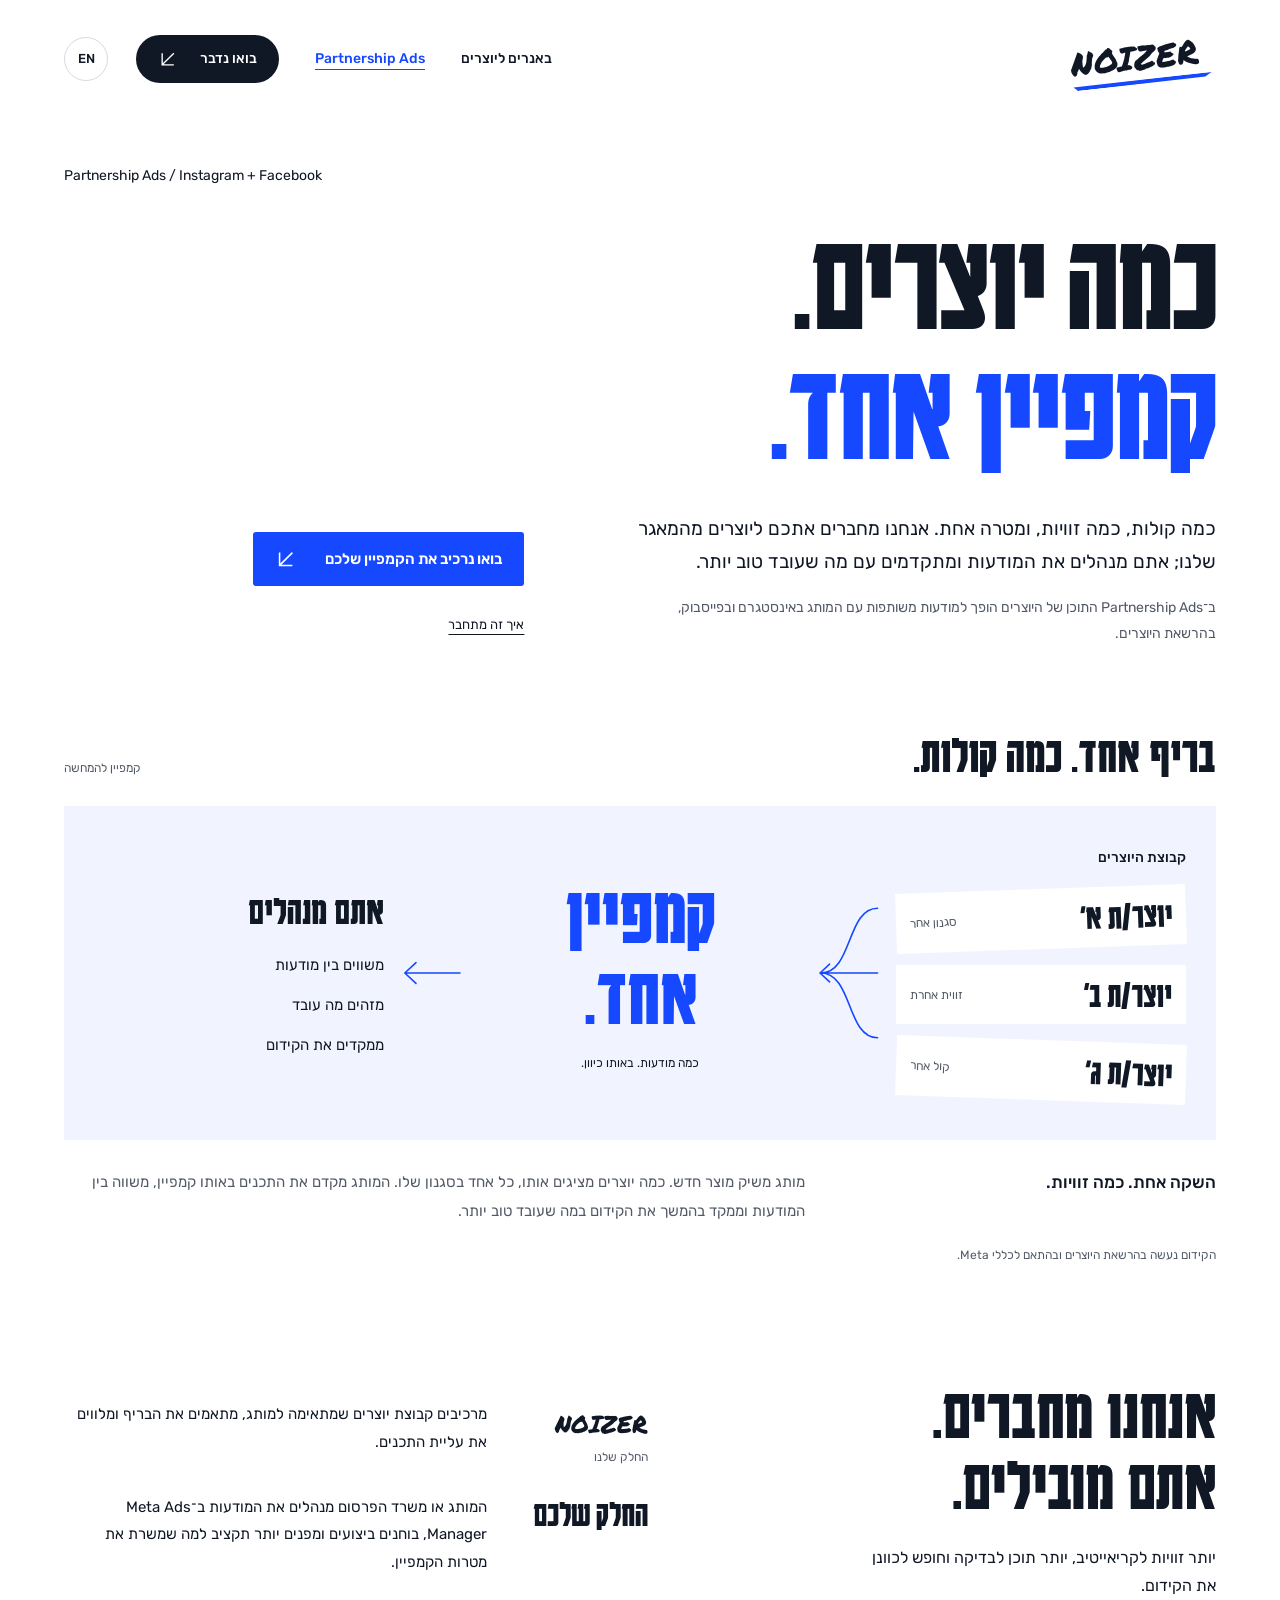
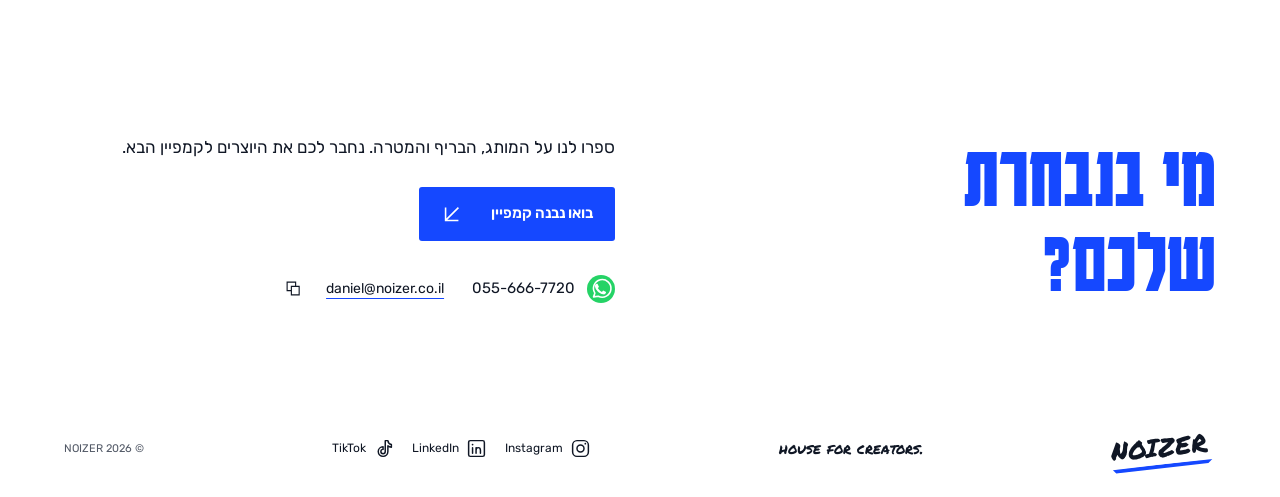
<file: partnership-ads/index.html>
<!doctype html>
<html lang="he" dir="rtl">
<head>
  <meta charset="utf-8">
  <meta name="viewport" content="width=device-width, initial-scale=1">
  <meta name="theme-color" content="#1548ff">
  <title>NOIZER | כמה יוצרים, קמפיין אחד — Partnership Ads</title>
  <meta name="description" content="NOIZER מחברת מותגים לכמה יוצרים באותו קמפיין Partnership Ads באינסטגרם ובפייסבוק. אתם מנהלים את המודעות, משווים ביצועים וממקדים את הקידום במה שעובד.">
  <meta name="robots" content="index, follow, max-image-preview:large">
  <link rel="canonical" href="https://noizer.co.il/partnership-ads/">
  <link rel="alternate" hreflang="he" href="https://noizer.co.il/partnership-ads/">
  <link rel="alternate" hreflang="en" href="https://noizer.co.il/en/partnership-ads/">
  <link rel="alternate" hreflang="x-default" href="https://noizer.co.il/partnership-ads/">
  <meta property="og:type" content="website">
  <meta property="og:locale" content="he_IL">
  <meta property="og:locale:alternate" content="en_US">
  <meta property="og:site_name" content="NOIZER">
  <meta property="og:url" content="https://noizer.co.il/partnership-ads/">
  <meta property="og:title" content="NOIZER | כמה יוצרים, קמפיין אחד — Partnership Ads">
  <meta property="og:description" content="NOIZER מחברת מותגים לכמה יוצרים באותו קמפיין Partnership Ads באינסטגרם ובפייסבוק. אתם מנהלים את המודעות, משווים ביצועים וממקדים את הקידום במה שעובד.">
  <meta property="og:image" content="https://noizer.co.il/assets/noizer-share.png">
  <meta property="og:image:secure_url" content="https://noizer.co.il/assets/noizer-share.png">
  <meta property="og:image:type" content="image/png">
  <meta property="og:image:width" content="1200">
  <meta property="og:image:height" content="630">
  <meta property="og:image:alt" content="NOIZER — סימן המותג בשחור וכחול על רקע לבן">
  <meta name="twitter:card" content="summary_large_image">
  <meta name="twitter:image" content="https://noizer.co.il/assets/noizer-share.png">
  <meta name="twitter:image:alt" content="NOIZER — סימן המותג בשחור וכחול על רקע לבן">
  <link rel="icon" href="/assets/favicon-96.png" type="image/png" sizes="96x96">
  <link rel="icon" href="/assets/favicon.svg" type="image/svg+xml" sizes="any">
  <link rel="preload" href="/assets/fonts/Karantina-Bold.ttf" as="font" type="font/ttf" crossorigin>
  <link rel="preload" href="/assets/fonts/Rubik.ttf" as="font" type="font/ttf" crossorigin>
  <link rel="stylesheet" href="/styles.css">
  <script src="/app.js" defer></script>
  <script type="application/ld+json">
{
  "@context": "https://schema.org",
  "@graph": [
    {
      "@type": "Organization",
      "@id": "https://noizer.co.il/#noizer",
      "name": "NOIZER",
      "url": "https://noizer.co.il/",
      "email": "daniel@noizer.co.il",
      "sameAs": [
        "https://www.instagram.com/noizer__media/",
        "https://www.linkedin.com/company/noizer/",
        "https://www.tiktok.com/@noizer_media"
      ],
      "telephone": "+972556667720",
      "description": "בית ליוצרי תוכן ועסק שמחבר ביניהם לבין מותגים ומשרדי פרסום, ומנהל קמפיינים של באנרים ממותגים בסרטוני Reels ו־YouTube Shorts."
    },
    {
      "@type": "Service",
      "@id": "https://noizer.co.il/partnership-ads/#service",
      "url": "https://noizer.co.il/partnership-ads/",
      "name": "חיבור כמה יוצרים לקמפיין Partnership Ads באינסטגרם ובפייסבוק",
      "serviceType": "התאמת יוצרים, תיאום בריף וליווי פרסום תוכן משותף",
      "description": "NOIZER מחברת מותגים לכמה יוצרים באותו קמפיין Partnership Ads באינסטגרם ובפייסבוק. אתם מנהלים את המודעות, משווים ביצועים וממקדים את הקידום במה שעובד.",
      "provider": {
        "@id": "https://noizer.co.il/#noizer"
      }
    },
    {
      "@type": "WebPage",
      "@id": "https://noizer.co.il/partnership-ads/#page",
      "url": "https://noizer.co.il/partnership-ads/",
      "name": "NOIZER | כמה יוצרים, קמפיין אחד — Partnership Ads",
      "inLanguage": "he",
      "about": {
        "@id": "https://noizer.co.il/partnership-ads/#service"
      },
      "isPartOf": {
        "@id": "https://noizer.co.il/#website"
      }
    }
  ]
}
  </script>
</head>
<body class="partnership-page">
  <a class="skip-link" href="#main">דלגו לתוכן</a>
  <header class="site-header shell">
    <a class="brand" href="/" aria-label="NOIZER — לראש העמוד"><span class="wordmark" lang="en" dir="ltr">NOIZER</span></a>
    <div class="header-actions">
      <nav aria-label="ניווט ראשי">
        <a href="/#examples">באנרים ליוצרים</a>
        <a class="service-nav" href="/partnership-ads/" aria-current="page" lang="en">Partnership Ads</a>
        <a class="nav-contact" href="#partnership-contact">בואו נדבר <svg class="inline-arrow" viewBox="0 0 24 24" aria-hidden="true"><path d="M19 5 5 19M5 5v14h14"/></svg></a>
      </nav>
      <a class="language-switch" href="/en/partnership-ads/" lang="en" hreflang="en" aria-label="Switch to English">EN</a>
    </div>
  </header>
  <main id="main" class="campaign-page shell">
    <section class="campaign-hero" aria-labelledby="partnership-title">
      <p class="campaign-format" lang="en" dir="ltr">Partnership Ads / Instagram + Facebook</p>
      <h1 id="partnership-title">כמה יוצרים.<br><span>קמפיין אחד.</span></h1>
      <div class="campaign-hero-bottom"><div><p class="campaign-lede">כמה קולות, כמה זוויות, ומטרה אחת. אנחנו מחברים אתכם ליוצרים מהמאגר שלנו; אתם מנהלים את המודעות ומתקדמים עם מה שעובד טוב יותר.</p><p class="campaign-definition">ב־Partnership Ads התוכן של היוצרים הופך למודעות משותפות עם המותג באינסטגרם ובפייסבוק, בהרשאת היוצרים.</p></div><div class="campaign-hero-actions"><a class="button button-blue" href="#partnership-contact">בואו נרכיב את הקמפיין שלכם <svg class="inline-arrow" viewBox="0 0 24 24" aria-hidden="true"><path d="M19 5 5 19M5 5v14h14"/></svg></a><a href="#campaign-example">איך זה מתחבר</a></div></div>
    </section>
    <section class="campaign-visual" id="campaign-example" aria-labelledby="campaign-map-title">
      <div class="campaign-visual-heading"><h2 id="campaign-map-title">בריף אחד. כמה קולות.</h2><span class="campaign-example-label">קמפיין להמחשה</span></div>
      <figure class="campaign-map" aria-label="בריף אחד. כמה קולות.">
        <div class="campaign-creators"><h3>קבוצת היוצרים</h3><ul><li><span>יוצר/ת א׳</span><small>סגנון אחר</small></li><li><span>יוצר/ת ב׳</span><small>זווית אחרת</small></li><li><span>יוצר/ת ג׳</span><small>קול אחר</small></li></ul></div>
        <svg class="campaign-merge" viewBox="0 0 80 210" aria-hidden="true"><path d="M3 24C42 24 34 105 74 105M3 105H74M3 186C42 186 34 105 74 105M63 94L75 105 63 116"/></svg><svg class="campaign-merge-mobile" viewBox="0 0 300 64" aria-hidden="true"><path d="M48 2C48 32 150 24 150 58M150 2V58M252 2C252 32 150 24 150 58M140 48L150 60 160 48"/></svg>
        <div class="campaign-one"><p>קמפיין<br>אחד.</p><span>כמה מודעות. באותו כיוון.</span></div>
        <svg class="campaign-forward" viewBox="0 0 80 80" aria-hidden="true"><path d="M5 40H73M60 27L74 40 60 53"/></svg>
        <div class="campaign-management"><h3>אתם מנהלים</h3><ul><li>משווים בין מודעות</li><li>מזהים מה עובד</li><li>ממקדים את הקידום</li></ul></div>
      </figure>
      <div class="campaign-written-example"><h3>השקה אחת. כמה זוויות.</h3><p>מותג משיק מוצר חדש. כמה יוצרים מציגים אותו, כל אחד בסגנון שלו. המותג מקדם את התכנים באותו קמפיין, משווה בין המודעות וממקד בהמשך את הקידום במה שעובד טוב יותר.</p></div>
      <p class="campaign-permission">הקידום נעשה בהרשאת היוצרים ובהתאם לכללי Meta.</p>
    </section>
    <section class="campaign-roles" aria-labelledby="campaign-roles-title">
      <div><h2 id="campaign-roles-title">אנחנו מחברים.<br>אתם מובילים.</h2><p class="campaign-roles-intro">יותר זוויות לקריאייטיב, יותר תוכן לבדיקה וחופש לכוונן את הקידום.</p></div>
      <dl class="campaign-role-list"><div><dt><span lang="en">NOIZER</span><small>החלק שלנו</small></dt><dd>מרכיבים קבוצת יוצרים שמתאימה למותג, מתאמים את הבריף ומלווים את עליית התכנים.</dd></div><div><dt><span>החלק שלכם</span></dt><dd>המותג או משרד הפרסום מנהלים את המודעות ב־Meta Ads Manager, בוחנים ביצועים ומפנים יותר תקציב למה שמשרת את מטרות הקמפיין.</dd></div></dl>
    </section>
    <section class="campaign-close" id="partnership-contact" aria-labelledby="partnership-contact-title">
      <h2 id="partnership-contact-title">מי בנבחרת<br>שלכם?</h2><div class="campaign-close-details"><p>ספרו לנו על המותג, הבריף והמטרה. נחבר לכם את היוצרים לקמפיין הבא.</p><a class="button button-blue" data-contact="partnership" href="mailto:daniel@noizer.co.il?subject=NOIZER%20%E2%80%94%20%D7%A4%D7%A0%D7%99%D7%99%D7%94%20%D7%91%D7%A0%D7%95%D7%A9%D7%90%20Partnership%20Ads&amp;body=%D7%94%D7%99%D7%99%20NOIZER%2C%0A%D7%A0%D7%A8%D7%A6%D7%94%20%D7%9C%D7%A9%D7%9E%D7%95%D7%A2%20%D7%A2%D7%9C%20%D7%A7%D7%9E%D7%A4%D7%99%D7%99%D7%9F%20Partnership%20Ads%20%D7%A2%D7%9D%20%D7%9B%D7%9E%D7%94%20%D7%99%D7%95%D7%A6%D7%A8%D7%99%D7%9D.%0A%0A%D7%A9%D7%9D%20%D7%94%D7%9E%D7%95%D7%AA%D7%92%20%2F%20%D7%94%D7%9E%D7%A9%D7%A8%D7%93%3A%0A%D7%A9%D7%9D%20%D7%90%D7%99%D7%A9%20%2F%20%D7%90%D7%A9%D7%AA%20%D7%94%D7%A7%D7%A9%D7%A8%3A%0A%D7%A7%D7%A6%D7%AA%20%D7%A2%D7%9C%20%D7%94%D7%91%D7%A8%D7%99%D7%A3%20%D7%95%D7%9E%D7%98%D7%A8%D7%AA%20%D7%94%D7%A7%D7%9E%D7%A4%D7%99%D7%99%D7%9F%3A%0A">בואו נבנה קמפיין <svg class="inline-arrow" viewBox="0 0 24 24" aria-hidden="true"><path d="M19 5 5 19M5 5v14h14"/></svg></a>
        <div class="direct-contact">
          <a class="phone-link" href="https://wa.me/972556667720" target="_blank" rel="noopener noreferrer" aria-label="פתיחת שיחת WhatsApp למספר 0556667720 בחלון חדש"><svg class="whatsapp-icon" viewBox="0 0 32 32" aria-hidden="true"><circle cx="16" cy="16" r="16" fill="#25d366"/><path d="M7.5 25 9 20.7a10 10 0 1 1 3.9 3.5L7.5 25Z" fill="none" stroke="#fff" stroke-width="1.8" stroke-linejoin="round"/><path d="m12 10 1.7 3.6-1.3 1.3c1.2 2.1 2.6 3.5 4.7 4.5l1.3-1.6 3.4 1.6c-.2 2-1.6 3.1-3.3 2.7-4.8-1.2-8.6-5.1-9.3-8.8-.3-1.5.5-3 1.5-3.3H12Z" fill="#fff"/></svg><span dir="ltr">055-666-7720</span></a>
        <div class="email-line"><a href="mailto:daniel@noizer.co.il" dir="ltr">daniel@noizer.co.il</a><button id="copy-email" type="button" aria-label="העתקת כתובת הדוא״ל" hidden><svg viewBox="0 0 24 24" aria-hidden="true"><path d="M9 9h11v12H9zM15 9V3H3v12h6"/></svg></button><span id="copy-status" role="status"></span></div>
        </div>
      </div>
    </section>
  </main>
  <footer class="site-footer shell">
    <a href="/" class="footer-brand" aria-label="NOIZER — חזרה למעלה"><span class="wordmark" lang="en" dir="ltr">NOIZER</span></a>
    <span lang="en" dir="ltr">house for creators.</span>
    <nav class="footer-socials" aria-label="NOIZER ברשתות החברתיות">
      <a href="https://www.instagram.com/noizer__media/" target="_blank" rel="noopener noreferrer" aria-label="NOIZER באינסטגרם — נפתח בחלון חדש"><svg viewBox="0 0 24 24" aria-hidden="true"><rect x="3" y="3" width="18" height="18" rx="5"/><circle cx="12" cy="12" r="4"/><circle class="social-dot" cx="17.5" cy="6.5" r="1"/></svg><span lang="en" dir="ltr">Instagram</span></a>
      <a href="https://www.linkedin.com/company/noizer/" target="_blank" rel="noopener noreferrer" aria-label="NOIZER בלינקדאין — נפתח בחלון חדש"><svg viewBox="0 0 24 24" aria-hidden="true"><rect x="3" y="3" width="18" height="18" rx="2"/><circle class="social-dot" cx="7.5" cy="7.5" r="1"/><path d="M7.5 11v6.5M11.5 17.5V11m0 3c0-4 5-4 5 0v3.5"/></svg><span lang="en" dir="ltr">LinkedIn</span></a>
      <a href="https://www.tiktok.com/@noizer_media" target="_blank" rel="noopener noreferrer" aria-label="NOIZER בטיקטוק — נפתח בחלון חדש"><svg viewBox="0 0 24 24" aria-hidden="true"><path d="M14 3h3c.3 2.5 1.7 4 4 4.5v3c-1.6-.1-3-.6-4-1.5v6.5a5.5 5.5 0 1 1-5.5-5.5v3a2.5 2.5 0 1 0 2.5 2.5Z"/></svg><span lang="en" dir="ltr">TikTok</span></a>
    </nav>
    <span class="footer-copyright">© <span id="year">2026</span> NOIZER</span>
  </footer>
</body>
</html>
</file>
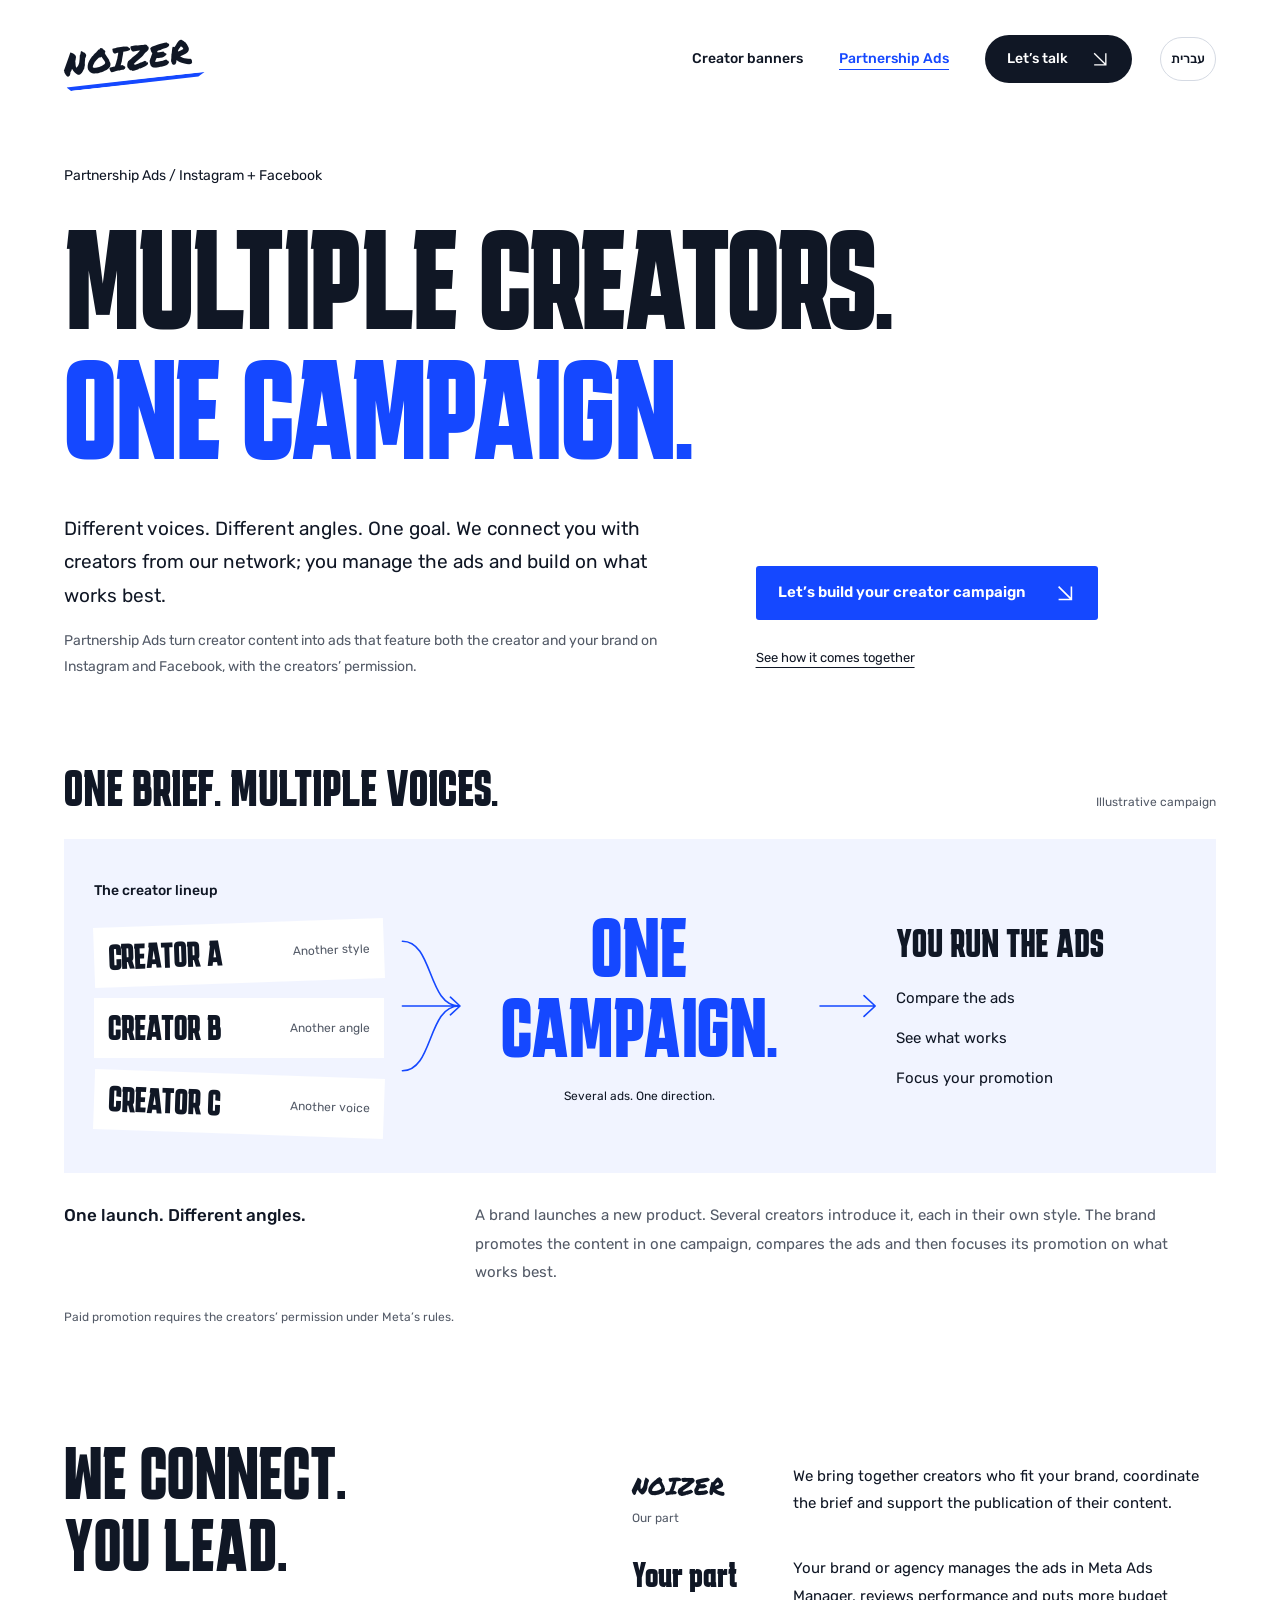
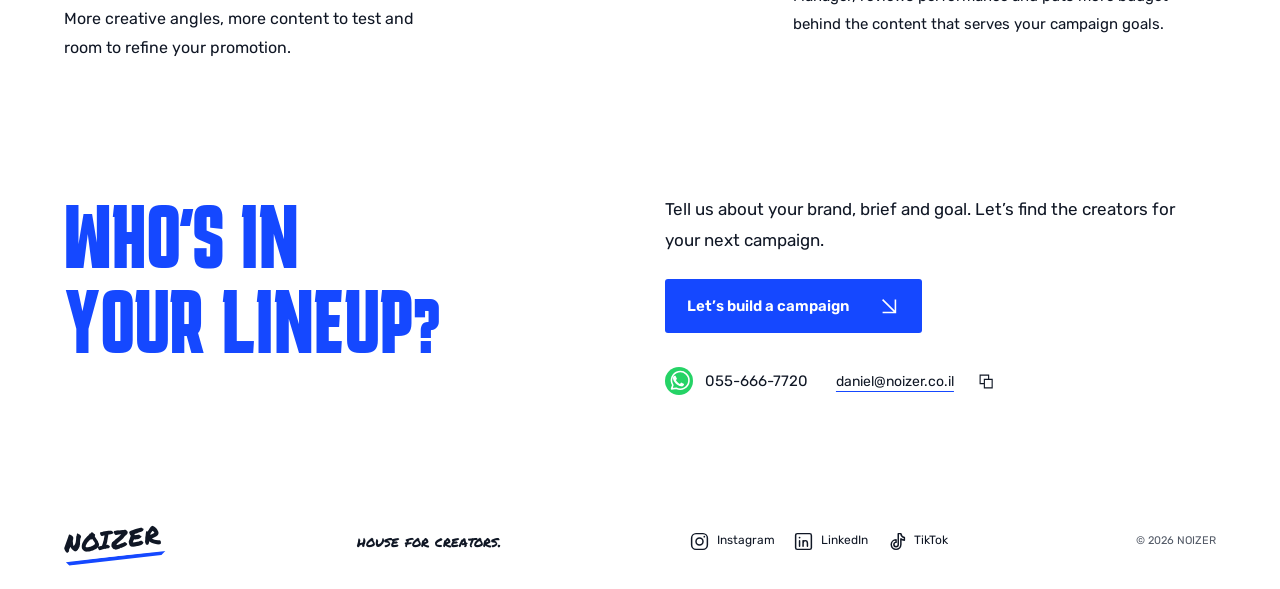
<file: en/partnership-ads/index.html>
<!doctype html>
<html lang="en" dir="ltr">
<head>
  <meta charset="utf-8">
  <meta name="viewport" content="width=device-width, initial-scale=1">
  <meta name="theme-color" content="#1548ff">
  <title>NOIZER | Multiple creators. One campaign. Partnership Ads</title>
  <meta name="description" content="NOIZER brings multiple creators into one Partnership Ads campaign on Instagram and Facebook. You manage the ads, compare performance and focus your promotion on what works.">
  <meta name="robots" content="index, follow, max-image-preview:large">
  <link rel="canonical" href="https://noizer.co.il/en/partnership-ads/">
  <link rel="alternate" hreflang="he" href="https://noizer.co.il/partnership-ads/">
  <link rel="alternate" hreflang="en" href="https://noizer.co.il/en/partnership-ads/">
  <link rel="alternate" hreflang="x-default" href="https://noizer.co.il/partnership-ads/">
  <meta property="og:type" content="website">
  <meta property="og:locale" content="en_US">
  <meta property="og:locale:alternate" content="he_IL">
  <meta property="og:site_name" content="NOIZER">
  <meta property="og:url" content="https://noizer.co.il/en/partnership-ads/">
  <meta property="og:title" content="NOIZER | Multiple creators. One campaign. Partnership Ads">
  <meta property="og:description" content="NOIZER brings multiple creators into one Partnership Ads campaign on Instagram and Facebook. You manage the ads, compare performance and focus your promotion on what works.">
  <meta property="og:image" content="https://noizer.co.il/assets/noizer-share.png">
  <meta property="og:image:secure_url" content="https://noizer.co.il/assets/noizer-share.png">
  <meta property="og:image:type" content="image/png">
  <meta property="og:image:width" content="1200">
  <meta property="og:image:height" content="630">
  <meta property="og:image:alt" content="NOIZER wordmark in black and blue on white">
  <meta name="twitter:card" content="summary_large_image">
  <meta name="twitter:image" content="https://noizer.co.il/assets/noizer-share.png">
  <meta name="twitter:image:alt" content="NOIZER wordmark in black and blue on white">
  <link rel="icon" href="/assets/favicon-96.png" type="image/png" sizes="96x96">
  <link rel="icon" href="/assets/favicon.svg" type="image/svg+xml" sizes="any">
  <link rel="preload" href="/assets/fonts/Karantina-Bold.ttf" as="font" type="font/ttf" crossorigin>
  <link rel="preload" href="/assets/fonts/Rubik.ttf" as="font" type="font/ttf" crossorigin>
  <link rel="stylesheet" href="/styles.css">
  <script src="/app.js" defer></script>
  <script type="application/ld+json">
{
  "@context": "https://schema.org",
  "@graph": [
    {
      "@type": "Organization",
      "@id": "https://noizer.co.il/#noizer",
      "name": "NOIZER",
      "url": "https://noizer.co.il/",
      "email": "daniel@noizer.co.il",
      "sameAs": [
        "https://www.instagram.com/noizer__media/",
        "https://www.linkedin.com/company/noizer/",
        "https://www.tiktok.com/@noizer_media"
      ],
      "telephone": "+972556667720",
      "description": "A home for content creators, connecting them with brands and advertising agencies and managing branded banner campaigns in Reels and YouTube Shorts."
    },
    {
      "@type": "Service",
      "@id": "https://noizer.co.il/en/partnership-ads/#service",
      "url": "https://noizer.co.il/en/partnership-ads/",
      "name": "Multiple creator matching for one Partnership Ads campaign on Instagram and Facebook",
      "serviceType": "Creator matching, brief coordination and collaboration content publication support",
      "description": "NOIZER brings multiple creators into one Partnership Ads campaign on Instagram and Facebook. You manage the ads, compare performance and focus your promotion on what works.",
      "provider": {
        "@id": "https://noizer.co.il/#noizer"
      }
    },
    {
      "@type": "WebPage",
      "@id": "https://noizer.co.il/en/partnership-ads/#page",
      "url": "https://noizer.co.il/en/partnership-ads/",
      "name": "NOIZER | Multiple creators. One campaign. Partnership Ads",
      "inLanguage": "en",
      "about": {
        "@id": "https://noizer.co.il/en/partnership-ads/#service"
      },
      "isPartOf": {
        "@id": "https://noizer.co.il/en/#website"
      }
    }
  ]
}
  </script>
</head>
<body class="partnership-page">
  <a class="skip-link" href="#main">Skip to content</a>
  <header class="site-header shell">
    <a class="brand" href="/en/" aria-label="NOIZER — back to top"><span class="wordmark" lang="en" dir="ltr">NOIZER</span></a>
    <div class="header-actions">
      <nav aria-label="Main navigation">
        <a href="/en/#examples">Creator banners</a>
        <a class="service-nav" href="/en/partnership-ads/" aria-current="page" lang="en">Partnership Ads</a>
        <a class="nav-contact" href="#partnership-contact">Let’s talk <svg class="inline-arrow" viewBox="0 0 24 24" aria-hidden="true"><path d="M19 5 5 19M5 5v14h14"/></svg></a>
      </nav>
      <a class="language-switch" href="/partnership-ads/" lang="he" hreflang="he" aria-label="Switch to Hebrew">עברית</a>
    </div>
  </header>
  <main id="main" class="campaign-page shell">
    <section class="campaign-hero" aria-labelledby="partnership-title">
      <p class="campaign-format" lang="en" dir="ltr">Partnership Ads / Instagram + Facebook</p>
      <h1 id="partnership-title">Multiple creators.<br><span>One campaign.</span></h1>
      <div class="campaign-hero-bottom"><div><p class="campaign-lede">Different voices. Different angles. One goal. We connect you with creators from our network; you manage the ads and build on what works best.</p><p class="campaign-definition">Partnership Ads turn creator content into ads that feature both the creator and your brand on Instagram and Facebook, with the creators’ permission.</p></div><div class="campaign-hero-actions"><a class="button button-blue" href="#partnership-contact">Let’s build your creator campaign <svg class="inline-arrow" viewBox="0 0 24 24" aria-hidden="true"><path d="M19 5 5 19M5 5v14h14"/></svg></a><a href="#campaign-example">See how it comes together</a></div></div>
    </section>
    <section class="campaign-visual" id="campaign-example" aria-labelledby="campaign-map-title">
      <div class="campaign-visual-heading"><h2 id="campaign-map-title">One brief. Multiple voices.</h2><span class="campaign-example-label">Illustrative campaign</span></div>
      <figure class="campaign-map" aria-label="One brief. Multiple voices.">
        <div class="campaign-creators"><h3>The creator lineup</h3><ul><li><span>Creator A</span><small>Another style</small></li><li><span>Creator B</span><small>Another angle</small></li><li><span>Creator C</span><small>Another voice</small></li></ul></div>
        <svg class="campaign-merge" viewBox="0 0 80 210" aria-hidden="true"><path d="M3 24C42 24 34 105 74 105M3 105H74M3 186C42 186 34 105 74 105M63 94L75 105 63 116"/></svg><svg class="campaign-merge-mobile" viewBox="0 0 300 64" aria-hidden="true"><path d="M48 2C48 32 150 24 150 58M150 2V58M252 2C252 32 150 24 150 58M140 48L150 60 160 48"/></svg>
        <div class="campaign-one"><p>One<br>campaign.</p><span>Several ads. One direction.</span></div>
        <svg class="campaign-forward" viewBox="0 0 80 80" aria-hidden="true"><path d="M5 40H73M60 27L74 40 60 53"/></svg>
        <div class="campaign-management"><h3>You run the ads</h3><ul><li>Compare the ads</li><li>See what works</li><li>Focus your promotion</li></ul></div>
      </figure>
      <div class="campaign-written-example"><h3>One launch. Different angles.</h3><p>A brand launches a new product. Several creators introduce it, each in their own style. The brand promotes the content in one campaign, compares the ads and then focuses its promotion on what works best.</p></div>
      <p class="campaign-permission">Paid promotion requires the creators’ permission under Meta’s rules.</p>
    </section>
    <section class="campaign-roles" aria-labelledby="campaign-roles-title">
      <div><h2 id="campaign-roles-title">We connect.<br>You lead.</h2><p class="campaign-roles-intro">More creative angles, more content to test and room to refine your promotion.</p></div>
      <dl class="campaign-role-list"><div><dt><span lang="en">NOIZER</span><small>Our part</small></dt><dd>We bring together creators who fit your brand, coordinate the brief and support the publication of their content.</dd></div><div><dt><span>Your part</span></dt><dd>Your brand or agency manages the ads in Meta Ads Manager, reviews performance and puts more budget behind the content that serves your campaign goals.</dd></div></dl>
    </section>
    <section class="campaign-close" id="partnership-contact" aria-labelledby="partnership-contact-title">
      <h2 id="partnership-contact-title">Who’s in<br>your lineup?</h2><div class="campaign-close-details"><p>Tell us about your brand, brief and goal. Let’s find the creators for your next campaign.</p><a class="button button-blue" data-contact="partnership" href="mailto:daniel@noizer.co.il?subject=NOIZER%20%E2%80%94%20Partnership%20Ads%20inquiry&amp;body=Hi%20NOIZER%2C%0AWe%E2%80%99d%20like%20to%20hear%20about%20a%20Partnership%20Ads%20campaign%20with%20multiple%20creators.%0A%0ABrand%20%2F%20agency%20name%3A%0AContact%20name%3A%0ATell%20us%20about%20your%20brief%20and%20campaign%20goal%3A%0A">Let’s build a campaign <svg class="inline-arrow" viewBox="0 0 24 24" aria-hidden="true"><path d="M19 5 5 19M5 5v14h14"/></svg></a>
        <div class="direct-contact">
          <a class="phone-link" href="https://wa.me/972556667720" target="_blank" rel="noopener noreferrer" aria-label="Chat with NOIZER on WhatsApp — opens in a new tab"><svg class="whatsapp-icon" viewBox="0 0 32 32" aria-hidden="true"><circle cx="16" cy="16" r="16" fill="#25d366"/><path d="M7.5 25 9 20.7a10 10 0 1 1 3.9 3.5L7.5 25Z" fill="none" stroke="#fff" stroke-width="1.8" stroke-linejoin="round"/><path d="m12 10 1.7 3.6-1.3 1.3c1.2 2.1 2.6 3.5 4.7 4.5l1.3-1.6 3.4 1.6c-.2 2-1.6 3.1-3.3 2.7-4.8-1.2-8.6-5.1-9.3-8.8-.3-1.5.5-3 1.5-3.3H12Z" fill="#fff"/></svg><span dir="ltr">055-666-7720</span></a>
        <div class="email-line"><a href="mailto:daniel@noizer.co.il" dir="ltr">daniel@noizer.co.il</a><button id="copy-email" type="button" aria-label="Copy email address" hidden><svg viewBox="0 0 24 24" aria-hidden="true"><path d="M9 9h11v12H9zM15 9V3H3v12h6"/></svg></button><span id="copy-status" role="status"></span></div>
        </div>
      </div>
    </section>
  </main>
  <footer class="site-footer shell">
    <a href="/en/" class="footer-brand" aria-label="NOIZER — back to top"><span class="wordmark" lang="en" dir="ltr">NOIZER</span></a>
    <span lang="en" dir="ltr">house for creators.</span>
    <nav class="footer-socials" aria-label="NOIZER on social media">
      <a href="https://www.instagram.com/noizer__media/" target="_blank" rel="noopener noreferrer" aria-label="NOIZER on Instagram — opens in a new tab"><svg viewBox="0 0 24 24" aria-hidden="true"><rect x="3" y="3" width="18" height="18" rx="5"/><circle cx="12" cy="12" r="4"/><circle class="social-dot" cx="17.5" cy="6.5" r="1"/></svg><span lang="en" dir="ltr">Instagram</span></a>
      <a href="https://www.linkedin.com/company/noizer/" target="_blank" rel="noopener noreferrer" aria-label="NOIZER on LinkedIn — opens in a new tab"><svg viewBox="0 0 24 24" aria-hidden="true"><rect x="3" y="3" width="18" height="18" rx="2"/><circle class="social-dot" cx="7.5" cy="7.5" r="1"/><path d="M7.5 11v6.5M11.5 17.5V11m0 3c0-4 5-4 5 0v3.5"/></svg><span lang="en" dir="ltr">LinkedIn</span></a>
      <a href="https://www.tiktok.com/@noizer_media" target="_blank" rel="noopener noreferrer" aria-label="NOIZER on TikTok — opens in a new tab"><svg viewBox="0 0 24 24" aria-hidden="true"><path d="M14 3h3c.3 2.5 1.7 4 4 4.5v3c-1.6-.1-3-.6-4-1.5v6.5a5.5 5.5 0 1 1-5.5-5.5v3a2.5 2.5 0 1 0 2.5 2.5Z"/></svg><span lang="en" dir="ltr">TikTok</span></a>
    </nav>
    <span class="footer-copyright">© <span id="year">2026</span> NOIZER</span>
  </footer>
</body>
</html>
</file>
<file: styles.css>
@font-face{font-family:Rubik;src:url('assets/fonts/Rubik.ttf') format('truetype');font-weight:300 900;font-display:swap}
@font-face{font-family:Karantina;src:url('assets/fonts/Karantina-Bold.ttf') format('truetype');font-weight:700;font-display:swap}
@font-face{font-family:Marker;src:url('assets/fonts/PermanentMarker.ttf') format('truetype');font-weight:400;font-display:swap}
:root{--blue:#1548ff;--ink:#101725;--paper:#fff;--subtle:#535a67;--ease:cubic-bezier(.23,1,.32,1);--body:Rubik,Arial,sans-serif;--display:Karantina,Rubik,Arial,sans-serif;--hand:Marker,cursive;--gutter:clamp(22px,5vw,80px);--section-gap:clamp(76px,9vw,136px)}
*{box-sizing:border-box}html{scroll-behavior:smooth;scroll-padding-top:28px}body{margin:0;background:var(--paper);color:var(--ink);font-family:var(--body);line-height:1.65;-webkit-font-smoothing:antialiased}::selection{background:var(--blue);color:white}a{color:inherit;text-decoration:none;text-underline-offset:5px}button{font:inherit;cursor:pointer}button,a{-webkit-tap-highlight-color:transparent}button:disabled{cursor:default}a:focus-visible,button:focus-visible{outline:3px solid var(--blue);outline-offset:6px}section[id],article[id]{scroll-margin-top:40px}h1,h2,h3,p,figure{margin:0}h1,h2,h3{text-wrap:balance}h1,h2{font-family:var(--display);font-weight:700;line-height:.98}p{text-wrap:pretty}svg{display:block}img{display:block;max-width:100%}[hidden]{display:none!important}.shell{max-width:1440px;margin-inline:auto;padding-inline:var(--gutter)}.blue{color:var(--blue)}.skip-link{position:fixed;top:12px;right:12px;background:var(--ink);color:white;padding:10px 18px;z-index:10;transform:translateY(-160%)}.skip-link:focus{transform:none}.site-header{display:flex;align-items:center;justify-content:space-between;min-height:118px;gap:30px}.brand{display:block;width:145px}.brand img{width:100%;height:auto}.site-header nav{display:flex;align-items:center;gap:36px;font-size:14px;font-weight:500}.nav-contact{display:flex;align-items:center;gap:22px;background:var(--ink);color:white;padding:12px 22px;border-radius:100px}.nav-contact span{font-size:22px;line-height:1}.hero{display:grid;grid-template-columns:1.03fr 1fr;align-items:center;gap:40px;padding-top:38px}.hero-copy{padding-bottom:26px}.hero h1{font-size:clamp(72px,7.7vw,112px);letter-spacing:-.018em}.hero .last-line{position:relative;display:inline-block}.title-underline{position:absolute;color:var(--blue);width:125%;right:0;bottom:-22px;fill:none;stroke:currentColor;stroke-width:4;stroke-linecap:round;transform:rotate(-3deg)}.hero-description{max-width:485px;font-size:17px;line-height:1.85;margin-top:40px;color:#353c48}.hero-actions{display:flex;align-items:center;gap:28px;flex-wrap:wrap;margin-top:28px}.button{display:inline-flex;align-items:center;justify-content:center;gap:28px;min-height:54px;padding:12px 22px;border-radius:3px;font-size:15px;font-weight:600;transition:transform 180ms var(--ease),background-color 180ms,color 180ms}.button svg{width:22px;height:22px;stroke:currentColor;stroke-width:1.7;fill:none}.button-blue{background:var(--blue);color:white}.button:active{transform:scale(.97)}.creator-link{font-size:14px;font-weight:500;display:flex;gap:12px;align-items:center}.creator-link span{font-size:24px}.spray-art{position:relative;min-width:0;height:470px;isolation:isolate}.spray-wall{position:absolute;top:52px;left:10px;width:100%;transform:rotate(-7deg);z-index:2}.spray-line{display:block;width:max-content;max-width:100%;font-family:var(--hand);font-weight:400;line-height:1.45;white-space:nowrap;transform-origin:left center;clip-path:inset(0)}.spray-first{font-size:clamp(38px,4.35vw,64px)}.spray-second{font-size:clamp(39px,4.45vw,65px);color:var(--blue);margin-left:12px}.spray-third{font-size:clamp(25px,2.65vw,38px);margin-left:32px;margin-top:9px}.art-splashes{position:absolute;inset:0;width:100%;height:100%;color:var(--blue);pointer-events:none}.spray-kid{position:absolute;right:14px;bottom:8px;width:175px;height:auto;z-index:3;transform:rotate(7deg)}.art-note{position:absolute;left:70px;bottom:16px;font-family:var(--hand);font-size:17px;line-height:1.5;transform:rotate(-7deg)}.spray-mist{opacity:0}.skip-animation{position:absolute;bottom:-18px;left:0;border:0;border-bottom:1px solid currentColor;color:var(--subtle);background:transparent;font-size:12px;padding:7px 0;direction:rtl}.spraying .spray-line{clip-path:inset(-5% 100% -5% -5%)}.spraying .spray-mist{animation:spray-puff 500ms linear 6}.spraying .spray-arm{transform-origin:145px 144px;animation:can-shake 650ms var(--ease) 5}.spraying .art-splashes{animation:splatter-in 1600ms ease-out both}.hero-foot{grid-column:1/-1;display:flex;align-items:center;justify-content:space-between;border-top:1px solid #e6e8ee;padding-block:24px;margin-top:26px;gap:20px;font-size:12px}.hero-foot>span:first-child{display:flex;align-items:center;gap:10px}.hero-foot i{width:7px;height:7px;border-radius:50%;background:var(--blue)}.hero-foot>span[lang]{font-size:11px;letter-spacing:.08em;font-weight:500}.hero-foot a{width:36px;height:36px;display:grid;place-items:center}.hero-foot svg{width:22px;height:22px;stroke:var(--ink);stroke-width:1.5;fill:none}
.examples{background:var(--blue);color:white;padding-block:80px 56px;position:relative;overflow:hidden}.section-top{display:flex;justify-content:space-between;align-items:end;gap:40px}.section-top h2{font-size:clamp(58px,6.1vw,88px)}.section-intro{padding-bottom:5px;max-width:440px}.section-intro>p{font-size:16px;line-height:1.8}.section-intro .demo-disclaimer{margin-top:17px;font-size:12px;color:#e2e8ff}.example-composition{display:grid;grid-template-columns:1fr 1fr 1.04fr;gap:44px;align-items:center;margin-top:65px;padding-inline:26px}.demo-frame{position:relative;aspect-ratio:9/16;isolation:isolate;background:#0e1935;border-radius:16px;max-width:320px;width:100%;overflow:visible;align-self:start}.demo-one{transform:rotate(4deg);margin-top:24px}.demo-two{transform:rotate(-5deg)}.demo-photo{position:absolute;inset:0;z-index:-1;background:#f1f4ff;border-radius:16px}.photo-one{background-position:left center}.photo-two{background-position:right center}.demo-label{position:absolute;right:14px;top:15px;padding:3px 11px;border-radius:30px;font-size:11px;font-weight:600;background:white;color:var(--ink)}.frame-meta{position:absolute;left:18px;right:18px;bottom:104px;display:flex;align-items:center;justify-content:space-between;color:var(--blue);font-size:14px;font-weight:600}.frame-meta svg{height:26px;width:26px;fill:none;stroke:var(--blue);stroke-width:1.5}.mock-banner{position:absolute;left:0;right:0;bottom:28px;min-height:60px;padding:10px 16px;background:var(--blue);color:white;display:flex;align-items:center;justify-content:space-between;gap:10px;transition:opacity 180ms ease-out,transform 180ms var(--ease)}.mock-banner>span{font-size:20px;font-weight:900;letter-spacing:-.04em}.mock-banner small{font-size:11px}.banner-light{background:white;color:var(--ink)}.demo-frame figcaption{position:absolute;bottom:-35px;left:0;right:0;font-size:12px;text-align:center;white-space:nowrap}.example-explainer{padding-inline-start:24px;align-self:center}.hand-arrow{width:115px;fill:none;stroke:white;stroke-width:2.5;stroke-linecap:round;transform:rotate(9deg);margin-bottom:15px}.example-explainer h3{font-family:var(--display);font-size:58px;line-height:1.08}.example-explainer p{font-size:15px;margin-top:22px;line-height:1.8}.banner-toggle{display:flex;gap:12px;align-items:center;background:transparent;color:white;border:0;padding:12px 0;margin-top:24px;font-size:13px;min-height:48px}.toggle-track{display:inline-block;border:1px solid #ffffff90;border-radius:99px;width:40px;height:23px;padding:3px;background:white}.toggle-track>span{width:15px;height:15px;display:block;border-radius:50%;background:var(--blue);transform:translateX(-16px);transition:transform 180ms var(--ease)}.banner-toggle[aria-pressed=false] .toggle-track>span{transform:none}.no-banners .mock-banner{opacity:0;transform:translateY(6px)}.toggle-status{font-size:12px;display:block;min-height:22px}.examples-note{margin-top:80px;font-size:12px;color:#e2e8ff;text-align:center}.examples a:focus-visible,.examples button:focus-visible,.contact a:focus-visible,.contact button:focus-visible{outline-color:white}
.how{padding-block:var(--section-gap) 80px}.how-heading{display:flex;align-items:end;justify-content:space-between;gap:24px}.how-heading h2{font-size:clamp(54px,5.7vw,82px)}.how-heading>p{max-width:250px;font-size:15px;margin-bottom:5px;color:var(--subtle)}.steps{list-style:none;padding:0;display:grid;grid-template-columns:repeat(3,1fr);gap:52px;margin-block:64px 54px}.steps li{position:relative;padding-top:12px}.step-number{font-family:var(--hand);font-size:27px;color:var(--blue);display:inline-grid;place-items:center;width:48px;height:48px;margin-bottom:24px;border:2px solid var(--blue);border-radius:46% 54% 48% 52%;transform:rotate(-9deg)}.steps li:nth-child(2) .step-number{transform:rotate(8deg)}.steps h3{font-family:var(--display);font-size:46px;line-height:1.06}.steps p{font-size:15px;max-width:300px;line-height:1.8;margin-top:18px;color:var(--subtle)}.how-bottom{border-top:1px solid #e6e8ee;padding-top:24px;display:flex;gap:24px;justify-content:space-between;align-items:center}.how-bottom p{font-size:14px;font-weight:500}.how-bottom>span{font-size:12px;color:var(--subtle)}.how-bottom>span>span{color:var(--blue);padding-inline:10px;font-size:20px}
.contact{background:var(--ink);color:white;padding-block:80px 52px;position:relative;overflow:hidden}.contact-heading{display:flex;align-items:center;justify-content:space-between;gap:36px}.contact h2{font-size:clamp(62px,6.8vw,98px);line-height:1.05}.paint-word{position:relative;color:#fff;isolation:isolate;white-space:nowrap}.paint-word:before{content:"";position:absolute;inset:4px -8px -3px;background:var(--blue);transform:rotate(2deg);clip-path:polygon(0 7%,4% 0,96% 9%,100% 1%,98% 87%,92% 100%,1% 95%,3% 40%);z-index:-1}.contact-slogan{font-family:var(--hand);color:#5f83ff;font-size:29px;line-height:1.35;transform:rotate(-7deg);margin-inline-end:24px}.contact-paths{display:grid;grid-template-columns:1fr 1fr;margin-top:58px;gap:80px}.contact-paths article{padding-top:28px;border-top:1px solid #ffffff38}.contact-paths h3{font-family:var(--display);font-size:42px;line-height:1.1}.contact-paths p{font-size:15px;color:#dce0e8;margin-top:16px}.contact-paths .button{margin-top:26px}.button-white{background:white;color:var(--ink)}.button-outline{border:1px solid #ffffff90;color:white}.email-line{display:flex;align-items:center;gap:14px;margin-top:46px;font-size:14px}.email-line>a{text-decoration:underline;text-decoration-color:#ffffff60}.email-line button{background:transparent;border:0;color:#dce0e8;padding:10px;min-height:44px;min-width:44px}.email-line svg{height:17px;width:17px;fill:none;stroke:currentColor;stroke-width:1.6}.email-line #copy-status{font-size:12px;color:#dce0e8}.site-footer{display:flex;align-items:center;justify-content:space-between;gap:24px;padding-block:26px;font-size:11px;color:var(--subtle)}.footer-brand{width:105px}.footer-brand img{width:100%;height:auto}.site-footer>span[lang]{font-family:var(--hand);font-size:15px;color:var(--ink)}
@media(hover:hover) and (pointer:fine){.button-blue:hover{background:#0731d5;transform:translateY(-2px)}.nav-contact:hover{background:var(--blue)}.button-white:hover{background:#e8edff;transform:translateY(-2px)}.button-outline:hover{background:white;color:var(--ink);transform:translateY(-2px)}.creator-link:hover,.site-header nav>a:not(.nav-contact):hover{color:var(--blue)}.email-line>a:hover{text-decoration-color:white}}
@keyframes paint-in{from{clip-path:inset(-5% 100% -5% -5%)}to{clip-path:inset(-5%)}}@keyframes spray-puff{0%,100%{opacity:0;transform:translate(0,0)}30%{opacity:.8}80%{opacity:0;transform:translate(-12px,-10px)}}@keyframes can-shake{0%,100%{transform:rotate(0)}50%{transform:rotate(-7deg)}}@keyframes splatter-in{from{opacity:0}35%{opacity:.2}to{opacity:1}}@keyframes settle-in{from{transform:translateY(14px);opacity:.5}to{transform:translateY(0);opacity:1}}.arriving{animation:settle-in 550ms var(--ease) both}
@media(min-width:1440px){.spray-wall{left:18px}.spray-first{font-size:64px}.spray-second{font-size:65px}}
@media(max-width:1050px){.site-header nav{gap:25px}.hero{gap:24px}.hero-actions{gap:18px}.hero-description{font-size:16px}.spray-art{height:420px}.spray-kid{width:150px}.art-note{left:38px}.example-composition{gap:28px;padding-inline:8px}.example-explainer{padding-inline-start:8px}.example-explainer h3{font-size:46px}.steps{gap:35px}.contact-slogan{font-size:24px}.how-heading>p{max-width:210px}}
@media(max-width:760px){:root{--gutter:24px}.site-header{min-height:92px;gap:15px}.brand{width:115px}.site-header nav{gap:18px;font-size:12px}.nav-contact{padding:9px 14px;gap:12px}.nav-contact span{font-size:19px}.hero{padding-top:20px;grid-template-columns:1fr;gap:0}.hero-copy{padding-bottom:0}.hero h1{font-size:clamp(76px,13.2vw,106px);line-height:1.02}.hero h1 br:nth-of-type(2){display:none}.hero h1 .last-line{margin-right:8px}.title-underline{bottom:-14px}.hero-description{max-width:530px;margin-top:32px;font-size:16px}.hero-actions{margin-top:25px;gap:22px}.hero-actions .button{font-size:14px;gap:22px}.creator-link{font-size:13px}.spray-art{height:375px;width:100%;max-width:510px;margin:20px auto 0}.spray-wall{top:43px;left:8px}.spray-first{font-size:clamp(33px,7.6vw,56px)}.spray-second{font-size:clamp(34px,7.8vw,57px)}.spray-third{font-size:clamp(23px,5.1vw,33px)}.spray-kid{width:145px;bottom:4px;right:15px}.art-note{font-size:14px;bottom:16px;left:44px}.art-splashes{height:390px;top:-14px}.skip-animation{bottom:0;font-size:11px}.hero-foot{margin-top:18px;padding-block:19px}.hero-foot>span[lang]{font-size:9px;letter-spacing:0}.hero-foot>span:first-child{font-size:11px}.hero-foot a{width:24px}.examples{padding-block:58px 38px}.section-top{display:block}.section-top h2{font-size:66px}.section-intro{margin-top:24px;max-width:100%}.section-intro>p{font-size:15px}.section-intro .demo-disclaimer{font-size:11px}.demo-disclaimer br{display:none}.example-composition{grid-template-columns:1fr 1fr;gap:24px;margin-top:45px;padding-inline:4px}.demo-frame{border-radius:12px}.demo-photo{border-radius:12px}.demo-one{margin-top:14px}.mock-banner{padding:8px 9px;min-height:47px;bottom:22px;gap:5px}.mock-banner>span{font-size:clamp(12px,3.1vw,20px)}.mock-banner small{font-size:9px}.frame-meta{bottom:82px;left:12px;right:12px;font-size:11px}.frame-meta svg{height:20px;width:20px}.demo-label{font-size:10px;padding:3px 8px;top:11px;right:10px}.demo-frame figcaption{font-size:10px;bottom:-31px;white-space:normal}.example-explainer{grid-column:1/-1;margin-top:45px;padding-inline:0;position:relative}.hand-arrow{position:absolute;left:10px;top:0;width:75px;transform:rotate(120deg)}.example-explainer h3{font-size:54px}.example-explainer p{font-size:15px;margin-top:16px}.banner-toggle{margin-top:16px}.examples-note{margin-top:30px;text-align:right;font-size:11px}.how{padding-block:72px 55px}.how-heading{display:block}.how-heading h2{font-size:62px}.how-heading>p{max-width:none;margin-top:22px;font-size:14px}.steps{grid-template-columns:1fr;margin-block:38px 35px;gap:32px}.steps li{display:grid;grid-template-columns:52px 1fr;column-gap:18px;padding-top:0}.step-number{grid-row:1/3;margin-top:3px;margin-bottom:0}.steps h3{font-size:40px}.steps h3 br{display:none}.steps p{grid-column:2;margin-top:10px;max-width:450px;font-size:14px}.how-bottom{display:block}.how-bottom p{font-size:13px}.how-bottom>span{display:block;margin-top:12px}.contact{padding-block:60px 40px}.contact h2{font-size:68px}.contact-slogan{display:none}.contact-paths{grid-template-columns:1fr;gap:32px;margin-top:35px}.contact-paths article{padding-top:25px}.contact-paths h3{font-size:40px}.contact-paths p{font-size:15px}.contact-paths .button{margin-top:22px}.email-line{margin-top:35px;flex-wrap:wrap}.site-footer{padding-block:22px;gap:16px}.footer-brand{width:85px}.site-footer>span[lang]{font-size:11px}.site-footer>span:last-child{font-size:10px}}
@media(max-width:410px){.site-header nav>a:first-child{display:none}.site-header nav{gap:15px}.brand{width:100px}.hero-actions{gap:16px}.hero-actions .button{padding-inline:16px;gap:14px}.hero-actions .creator-link{font-size:12px;gap:7px}.hero h1{font-size:76px}.hero .last-line{margin-right:4px}.spray-art{height:345px}.spray-kid{width:128px}.spray-wall{left:0;top:48px}.spray-third{margin-left:19px}.spray-second{margin-left:4px}.art-note{left:28px;font-size:13px}.hero-foot>span[lang]{display:none}.how-heading h2{font-size:56px}.contact h2{font-size:60px}.example-composition{gap:21px}.mock-banner{flex-direction:column;gap:0;align-items:flex-start}.mock-banner small{font-size:8px}.section-top h2{font-size:60px}}
@media(prefers-reduced-motion:reduce){html{scroll-behavior:auto}*,*::before,*::after{animation:none!important;transition:none!important}.spray-line{clip-path:none!important}.spray-mist{opacity:0!important}.skip-animation{display:none!important}}

/* Text wordmark remains until the original NOIZER logo file is supplied. */
.wordmark{display:block;font-family:var(--hand);font-size:33px;line-height:1.3;transform:rotate(-6deg);color:var(--ink);position:relative}.wordmark:after{content:"";display:block;height:5px;background:var(--blue);width:96%;clip-path:polygon(0 25%,100% 0,95% 80%,3% 100%);margin-top:1px}.footer-brand .wordmark{font-size:25px}.empty-video{position:absolute;inset:0;display:flex;flex-direction:column;align-items:center;justify-content:center;color:#53658e;text-align:center;font-family:var(--display);font-size:49px;line-height:1.1;padding-bottom:48px}.empty-video small{font-family:var(--body);font-size:10px;line-height:1.6;margin-top:18px}.banner-light{background:var(--ink);color:white}.frame-meta svg{stroke:var(--blue)}
@media(max-width:760px){.wordmark{font-size:28px}.empty-video{font-size:39px}.empty-video small{font-size:9px;margin-top:12px}}
@media(max-width:410px){.wordmark{font-size:25px}.empty-video{font-size:34px}.empty-video small{font-size:8px}}

.inline-arrow{display:inline-block;width:20px;height:20px;fill:none;stroke:currentColor;stroke-width:1.6;vertical-align:middle;flex-shrink:0}.how-bottom .inline-arrow{width:18px;height:18px;color:var(--blue);margin-inline:8px}.site-header nav>a{min-height:44px;display:flex;align-items:center}.skip-animation{min-height:44px}.skip-animation .inline-arrow{width:15px;height:15px;margin-right:4px}

/* Slightly irregular solid edges match the reference; no gradient or fade. */
.section-transition{height:20px;background:var(--edge-from);position:relative;pointer-events:none}
.section-transition::after{content:"";position:absolute;inset:0;background:var(--edge-to);clip-path:polygon(0 45%,8% 0,18% 35%,27% 12%,39% 60%,47% 5%,57% 20%,65% 70%,73% 0,82% 18%,90% 2%,97% 45%,100% 15%,100% 100%,0 100%)}
.white-to-blue{--edge-from:var(--paper);--edge-to:var(--blue)}
.blue-to-white{--edge-from:var(--blue);--edge-to:var(--paper)}
.white-to-ink{--edge-from:var(--paper);--edge-to:var(--ink)}
.ink-to-white{--edge-from:var(--ink);--edge-to:var(--paper)}
.direct-contact{display:flex;align-items:center;flex-wrap:wrap;gap:12px 32px;margin-top:40px}
.direct-contact .email-line{margin-top:0}
.phone-link{display:inline-flex;align-items:center;gap:12px;min-height:44px;font-size:15px;text-decoration:underline;text-decoration-color:#ffffff60;text-underline-offset:5px}
.phone-link .whatsapp-icon{width:28px;height:28px;flex-shrink:0}
@media(hover:hover) and (pointer:fine){.phone-link:hover{text-decoration-color:white}}
@media(max-width:760px){.direct-contact{margin-top:28px;gap:8px 24px}.section-transition{height:14px}}

/* Small back-view mascot; JavaScript shares one clock with the paint reveal. */
.spray-character{--kid-rest-right:24px;--kid-rest-bottom:52px;position:absolute;right:var(--kid-rest-right);bottom:var(--kid-rest-bottom);width:68px;height:auto;z-index:3;pointer-events:none}
.spraying .spray-character{left:0;top:0;right:auto;bottom:auto;will-change:transform}
.paint-stream{position:absolute;inset:0;width:100%;height:100%;overflow:visible;pointer-events:none;z-index:3}
#paint-trail{opacity:0}
@media(max-width:760px){.spray-character{--kid-rest-right:20px;--kid-rest-bottom:52px;width:58px}}
@media(max-width:410px){.spray-character{--kid-rest-right:16px;width:54px}}
@media(prefers-reduced-motion:reduce){.paint-stream{display:none!important}.spray-character{transform:none!important}}

.spray-art .art-note{bottom:56px}

@keyframes kid-wrist{0%,100%{transform:rotate(0)}50%{transform:rotate(-2deg)}}

.is-walking .kid-leg-left{transform-origin:90px 182px;animation:kid-step 240ms ease-in-out infinite alternate}
.is-walking .kid-leg-right{transform-origin:106px 182px;animation:kid-step 240ms ease-in-out infinite alternate-reverse}
@keyframes kid-step{from{transform:rotate(-9deg)}to{transform:rotate(9deg)}}

.animation-controls{position:absolute;bottom:-18px;left:0;right:0;display:flex;align-items:center;justify-content:space-between;gap:12px;flex-wrap:wrap}
.animation-controls .skip-animation{position:static}
@media(max-width:760px){.animation-controls{bottom:0;gap:8px}}

.service-faq{display:grid;grid-template-columns:1fr 1.65fr;gap:64px;margin-top:76px;padding-top:42px;border-top:1px solid #e6e8ee}
.faq-heading h3{font-family:var(--display);font-size:52px;line-height:1.05}
.faq-heading>p{font-size:14px;color:var(--subtle);margin-top:16px}
.faq-answers details{border-bottom:1px solid #e6e8ee;padding-block:18px}
.faq-answers details:first-child{padding-top:0}
.faq-answers summary{font-size:16px;font-weight:500;cursor:pointer;min-height:44px;padding-block:8px}
.faq-answers summary::marker{color:var(--blue)}
.faq-answers summary:focus-visible{outline:3px solid var(--blue);outline-offset:4px}
.faq-answers p{font-size:15px;color:var(--subtle);line-height:1.85;max-width:65ch;margin-top:10px;padding-bottom:8px}
.faq-answers a{color:var(--blue);text-decoration:underline}
@media(max-width:760px){.service-faq{grid-template-columns:1fr;gap:24px;margin-top:48px;padding-top:32px}.faq-heading h3{font-size:44px}.faq-heading h3 br{display:none}.faq-heading>p{margin-top:10px}.faq-answers summary{font-size:15px}.faq-answers p{font-size:14px}}

/* Real creator clips keep the existing 9:16 frame and banner coordinates. */
.demo-photo{overflow:hidden;background:var(--ink)}
.creator-video{display:block;width:100%;height:100%;object-fit:cover;border-radius:inherit}
.video-controls{position:absolute;top:10px;left:10px;right:10px;display:flex;gap:6px;justify-content:flex-end;pointer-events:none}
.video-controls button{pointer-events:auto;display:grid;place-items:center;width:44px;height:44px;min-height:44px;min-width:44px;padding:4px;border:0;border-radius:50%;background:transparent;color:white;filter:drop-shadow(0 1px 2px #000b);transition:transform 160ms var(--ease)}
.video-controls button:active{transform:scale(.97)}
.visually-hidden{position:absolute;width:1px;height:1px;padding:0;margin:-1px;overflow:hidden;clip-path:inset(50%);white-space:nowrap;border:0}
@media(max-width:410px){.video-controls{top:6px;left:6px;right:6px;gap:4px}}

/* Preserve the original banner strip: full frame width, 60px high, 28px up. */
.real-banner{height:60px;min-height:60px;padding:0;overflow:hidden;pointer-events:none}
.real-banner img{display:block;width:100%;height:100%;object-fit:cover;object-position:center}
.banner-velqor{background:#001021}
.banner-roamiq{background:#ff727d}
@media(max-width:760px){.real-banner{height:47px;min-height:47px;bottom:22px}.real-banner img{object-fit:contain}}

.video-control-icon{width:36px;height:36px;fill:none;stroke:currentColor;stroke-width:1.7;stroke-linecap:round;stroke-linejoin:round}
.video-control-icon .play-mark{fill:currentColor;stroke:none}
.video-control-icon .pause-mark{stroke-width:2.7}
.video-play[data-playing="false"] .pause-mark,.video-play[data-playing="true"] .play-mark,.video-sound[aria-pressed="false"] .sound-waves,.video-sound[aria-pressed="true"] .sound-slash{display:none}
@media(hover:hover) and (pointer:fine){.video-controls button:hover{transform:scale(1.08)}}

.site-footer{flex-wrap:wrap}
.footer-socials{display:flex;align-items:center;gap:18px}
.footer-socials a{display:inline-flex;align-items:center;gap:7px;min-height:44px;color:var(--ink);font-size:12px;text-decoration:underline;text-underline-offset:4px;text-decoration-color:transparent;transition:color 160ms ease-out,text-decoration-color 160ms ease-out}
.footer-socials svg{width:21px;height:21px;fill:none;stroke:currentColor;stroke-width:1.7;stroke-linecap:round;stroke-linejoin:round;flex-shrink:0}
.footer-socials .social-dot{fill:currentColor;stroke:none}
@media(hover:hover) and (pointer:fine){.footer-socials a:hover{color:var(--blue);text-decoration-color:currentColor}}
@media(max-width:760px){.site-footer{display:grid;grid-template-columns:1fr 1fr;gap:14px 12px}.site-footer>span[lang],.footer-copyright{justify-self:end}.footer-socials{grid-column:1/-1;justify-content:center;gap:14px}.footer-copyright{grid-column:1/-1;justify-self:center}.footer-socials a{font-size:11px;gap:5px}.footer-socials svg{width:20px;height:20px}}

/* Real language links work without JavaScript, with an equally visible mobile switch. */
.header-actions{display:flex;align-items:center;gap:28px;min-width:0}
.language-switch{display:inline-flex;align-items:center;justify-content:center;min-width:44px;min-height:44px;padding:6px 10px;border:1px solid #d5dae3;border-radius:100px;color:var(--ink);font-size:13px;font-weight:500;white-space:nowrap;flex-shrink:0;transition:color 160ms ease-out,border-color 160ms ease-out}
@media(hover:hover) and (pointer:fine){.language-switch:hover{color:var(--blue);border-color:var(--blue)}}
html[lang=en] h1,html[lang=en] h2,html[lang=en] .steps h3,html[lang=en] .example-explainer h3,html[lang=en] .contact-paths h3,html[lang=en] .faq-heading h3{text-transform:uppercase}
html[lang=en] .hero .last-line{margin-right:0}
html[lang=en] .skip-animation{direction:ltr}
html[lang=en] .title-underline{right:auto;left:0;max-width:110%}
html[lang=en] .hero-actions svg,html[lang=en] .nav-contact svg,html[lang=en] .contact-paths .button svg{transform:scaleX(-1)}
html[lang=en] .toggle-track>span{transform:translateX(16px)}
html[lang=en] .banner-toggle[aria-pressed=false] .toggle-track>span{transform:none}
html[lang=en] .section-top h2{max-width:650px}
@media(max-width:1050px){.header-actions{gap:16px}.site-header nav{gap:20px}}
@media(max-width:760px){
  .site-header{display:grid;grid-template-columns:1fr auto;gap:12px 16px;padding-block:16px 12px;min-height:0}
  .header-actions{display:contents}
  .site-header .brand{grid-row:1;grid-column:1}
  .language-switch{grid-row:1;grid-column:2}
  .site-header nav{grid-row:2;grid-column:1/-1;justify-content:space-between;gap:12px}
  html[lang=en] .hero h1{font-size:clamp(76px,15vw,106px)}
  html[lang=en] .hero h1 br:nth-of-type(2){display:block}
}

/* Service links also fit the home navigation on tablets and small phones. */
.service-nav{white-space:nowrap}
.site-header nav [aria-current=page]{color:var(--blue);text-decoration:underline;text-underline-offset:6px}
@media(min-width:761px) and (max-width:1100px){
  .site-header{display:grid;grid-template-columns:1fr auto;gap:12px 20px;padding-block:20px;min-height:0}
  .header-actions{display:contents}.site-header .brand{grid-row:1;grid-column:1}
  .language-switch{grid-row:1;grid-column:2}.site-header nav{grid-row:2;grid-column:1/-1;justify-content:space-between}
}
@media(max-width:760px){.site-header nav{flex-wrap:wrap;row-gap:6px}.site-header nav .service-nav{font-size:11px}}

/* Partnership Ads has its own composition: a creator lineup feeding one campaign. */
.campaign-hero{padding-block:46px 70px}
.campaign-format{font-size:14px;color:var(--ink);margin-bottom:28px;text-align:start}
.campaign-hero h1{font-size:clamp(100px,11vw,152px);line-height:.92;letter-spacing:-.015em}
.campaign-hero h1 span{color:var(--blue)}
.campaign-hero-bottom{display:grid;grid-template-columns:1.35fr 1fr;gap:70px;align-items:end;margin-top:38px}
.campaign-lede{font-size:19px;line-height:1.75;max-width:680px}
.campaign-definition{font-size:14px;line-height:1.85;max-width:650px;margin-top:16px;color:var(--subtle)}
.campaign-hero-actions{display:flex;flex-direction:column;align-items:flex-start;gap:16px}
.campaign-hero-actions>a:not(.button){font-size:13px;min-height:44px;display:inline-flex;align-items:center;text-decoration:underline;text-underline-offset:5px}
.campaign-visual{padding-block:12px 52px}
.campaign-visual-heading{display:flex;align-items:baseline;justify-content:space-between;gap:22px;margin-bottom:24px}
.campaign-visual-heading h2{font-size:clamp(40px,4vw,56px);line-height:1.05}
.campaign-example-label{font-size:12px;color:var(--subtle);flex-shrink:0}
.campaign-map{display:grid;grid-template-columns:minmax(0,1fr) 64px minmax(0,1.1fr) 64px minmax(0,1fr);align-items:center;gap:16px;background:#f1f4ff;padding:40px 30px;margin:0}
.campaign-creators h3{font-size:14px;font-weight:500;margin-bottom:20px}
.campaign-creators ul{list-style:none;padding:0;margin:0;display:grid;gap:16px}
.campaign-creators li{background:white;display:flex;align-items:center;justify-content:space-between;gap:10px;padding:10px 14px}
.campaign-creators li:nth-child(1){transform:rotate(-2deg)}
.campaign-creators li:nth-child(3){transform:rotate(2deg)}
.campaign-creators li>span{font-family:var(--display);font-size:36px;line-height:1.1}
.campaign-creators small{font-size:12px;line-height:1.5;color:var(--subtle)}
.campaign-merge,.campaign-forward{width:100%;height:auto;fill:none;stroke:var(--blue);stroke-width:2;stroke-linecap:round;stroke-linejoin:round}
.campaign-merge-mobile{display:none;fill:none;stroke:var(--blue);stroke-width:2;stroke-linecap:round;stroke-linejoin:round}
html[dir=rtl] .campaign-merge,html[dir=rtl] .campaign-forward{transform:scaleX(-1)}
.campaign-one{text-align:center}
.campaign-one>p{font-family:var(--display);font-size:clamp(66px,6.6vw,92px);font-weight:700;line-height:.95;color:var(--blue);text-wrap:balance}
.campaign-one>span{display:block;font-size:12px;margin-top:20px;line-height:1.6}
.campaign-management h3{font-family:var(--display);font-size:40px;line-height:1.05;margin-bottom:22px}
.campaign-management ul{list-style:none;padding:0;margin:0;display:grid;gap:16px;font-size:15px;line-height:1.6}
.campaign-written-example{display:grid;grid-template-columns:1fr 2fr;gap:40px;align-items:start;padding-top:28px}
.campaign-written-example h3{font-size:17px;font-weight:500;line-height:1.65}
.campaign-written-example p{font-size:15px;line-height:1.9;max-width:760px;color:var(--subtle)}
.campaign-permission{font-size:12px;color:var(--subtle);line-height:1.8;margin-top:20px}
.campaign-roles{display:grid;grid-template-columns:1fr 1.25fr;gap:100px;padding-block:58px 76px}
.campaign-roles h2{font-size:clamp(56px,5.7vw,80px);line-height:.98}
.campaign-roles-intro{font-size:16px;line-height:1.8;max-width:360px;margin-top:24px}
.campaign-role-list{margin:0;display:grid;gap:30px;align-self:center}
.campaign-role-list>div{display:grid;grid-template-columns:135px 1fr;gap:26px}
.campaign-role-list dt{font-family:var(--display);font-size:36px;line-height:1.1}
.campaign-role-list dt span[lang=en]{font-family:var(--hand);font-size:24px}
.campaign-role-list dt small{font-family:var(--body);font-size:12px;color:var(--subtle);display:block;margin-top:10px}
.campaign-role-list dd{font-size:15px;line-height:1.85;margin:0;max-width:520px}
.campaign-close{display:grid;grid-template-columns:1fr 1.1fr;gap:100px;padding-block:55px 90px;color:var(--ink)}
.campaign-close h2{font-size:clamp(74px,7vw,100px);line-height:.95;color:var(--blue)}
.campaign-close-details>p{font-size:17px;line-height:1.8;max-width:520px}
.campaign-close .button{margin-top:24px}
.campaign-close .direct-contact{margin-top:26px;gap:12px 28px}
.campaign-close .email-line button,.campaign-close .email-line #copy-status{color:var(--ink)}
.campaign-close .email-line>a{color:var(--ink);text-decoration-color:var(--blue)}
html[lang=en] .campaign-creators li>span,html[lang=en] .campaign-one>p,html[lang=en] .campaign-management h3{text-transform:uppercase}
html[lang=en] .campaign-hero-actions svg,html[lang=en] .campaign-close .button svg{transform:scaleX(-1)}
@media(max-width:1100px) and (min-width:761px){
  .campaign-hero-bottom{gap:36px}.campaign-map{gap:12px;padding:30px 20px;grid-template-columns:minmax(0,1fr) 36px minmax(0,1fr) 36px minmax(0,1fr)}
  .campaign-creators li{display:block}.campaign-creators small{display:block;margin-top:4px}.campaign-management h3{font-size:32px}.campaign-management ul{font-size:13px}
  .campaign-roles,.campaign-close{gap:45px}.campaign-role-list>div{grid-template-columns:100px 1fr;gap:20px}
}
@media(max-width:760px){
  .campaign-hero{padding-block:30px 40px}.campaign-format{font-size:11px;margin-bottom:24px}
  .campaign-hero h1{font-size:clamp(74px,19vw,100px)}
  html[lang=en] .campaign-hero h1{font-size:clamp(56px,14.8vw,84px)}
  .campaign-hero-bottom{grid-template-columns:1fr;gap:22px;margin-top:28px}
  .campaign-lede{font-size:17px;line-height:1.8}.campaign-definition{font-size:13px;line-height:1.85;margin-top:14px}
  .campaign-hero-actions{gap:4px}.campaign-hero-actions .button,.campaign-close .button{font-size:13px;gap:14px;padding-inline:16px}
  .campaign-visual{padding-block:0 32px}.campaign-visual-heading{display:block;margin-bottom:20px}.campaign-visual-heading h2{font-size:40px}
  .campaign-example-label{display:block;margin-top:12px}
  .campaign-map{grid-template-columns:minmax(0,1fr);gap:12px;padding:24px 16px}
  .campaign-creators h3{text-align:center;font-size:13px;margin-bottom:18px}
  .campaign-creators ul{grid-template-columns:repeat(3,minmax(0,1fr));gap:8px}
  .campaign-creators li{display:block;text-align:center;padding:12px 5px}
  .campaign-creators li>span{font-size:27px}.campaign-creators small{display:block;font-size:11px;margin-top:7px}
  .campaign-merge{display:none}.campaign-merge-mobile{display:block;width:100%;height:58px}
  .campaign-one>p{font-size:68px}.campaign-one>span{margin-top:14px;font-size:12px}
  .campaign-forward,html[dir=rtl] .campaign-forward{width:52px;height:52px;justify-self:center;transform:rotate(90deg)}
  .campaign-management{text-align:center}.campaign-management h3{font-size:34px;margin-bottom:16px}.campaign-management ul{font-size:15px;gap:8px}
  .campaign-written-example{grid-template-columns:1fr;gap:10px;padding-top:24px}.campaign-written-example h3{font-size:16px}.campaign-written-example p{font-size:14px;line-height:1.9}
  .campaign-permission{font-size:11px;margin-top:16px}
  .campaign-roles{grid-template-columns:1fr;gap:32px;padding-block:32px 44px}
  .campaign-roles h2{font-size:58px}.campaign-roles-intro{font-size:15px;margin-top:20px}
  .campaign-role-list{gap:28px}.campaign-role-list>div{grid-template-columns:92px 1fr;gap:20px}.campaign-role-list dt{font-size:32px}.campaign-role-list dt span[lang=en]{font-size:20px}.campaign-role-list dd{font-size:14px;line-height:1.85}
  .campaign-close{grid-template-columns:1fr;gap:24px;padding-block:26px 48px}.campaign-close h2{font-size:76px}.campaign-close-details>p{font-size:16px}
  .campaign-close .direct-contact{gap:8px 20px}
}
</file>
